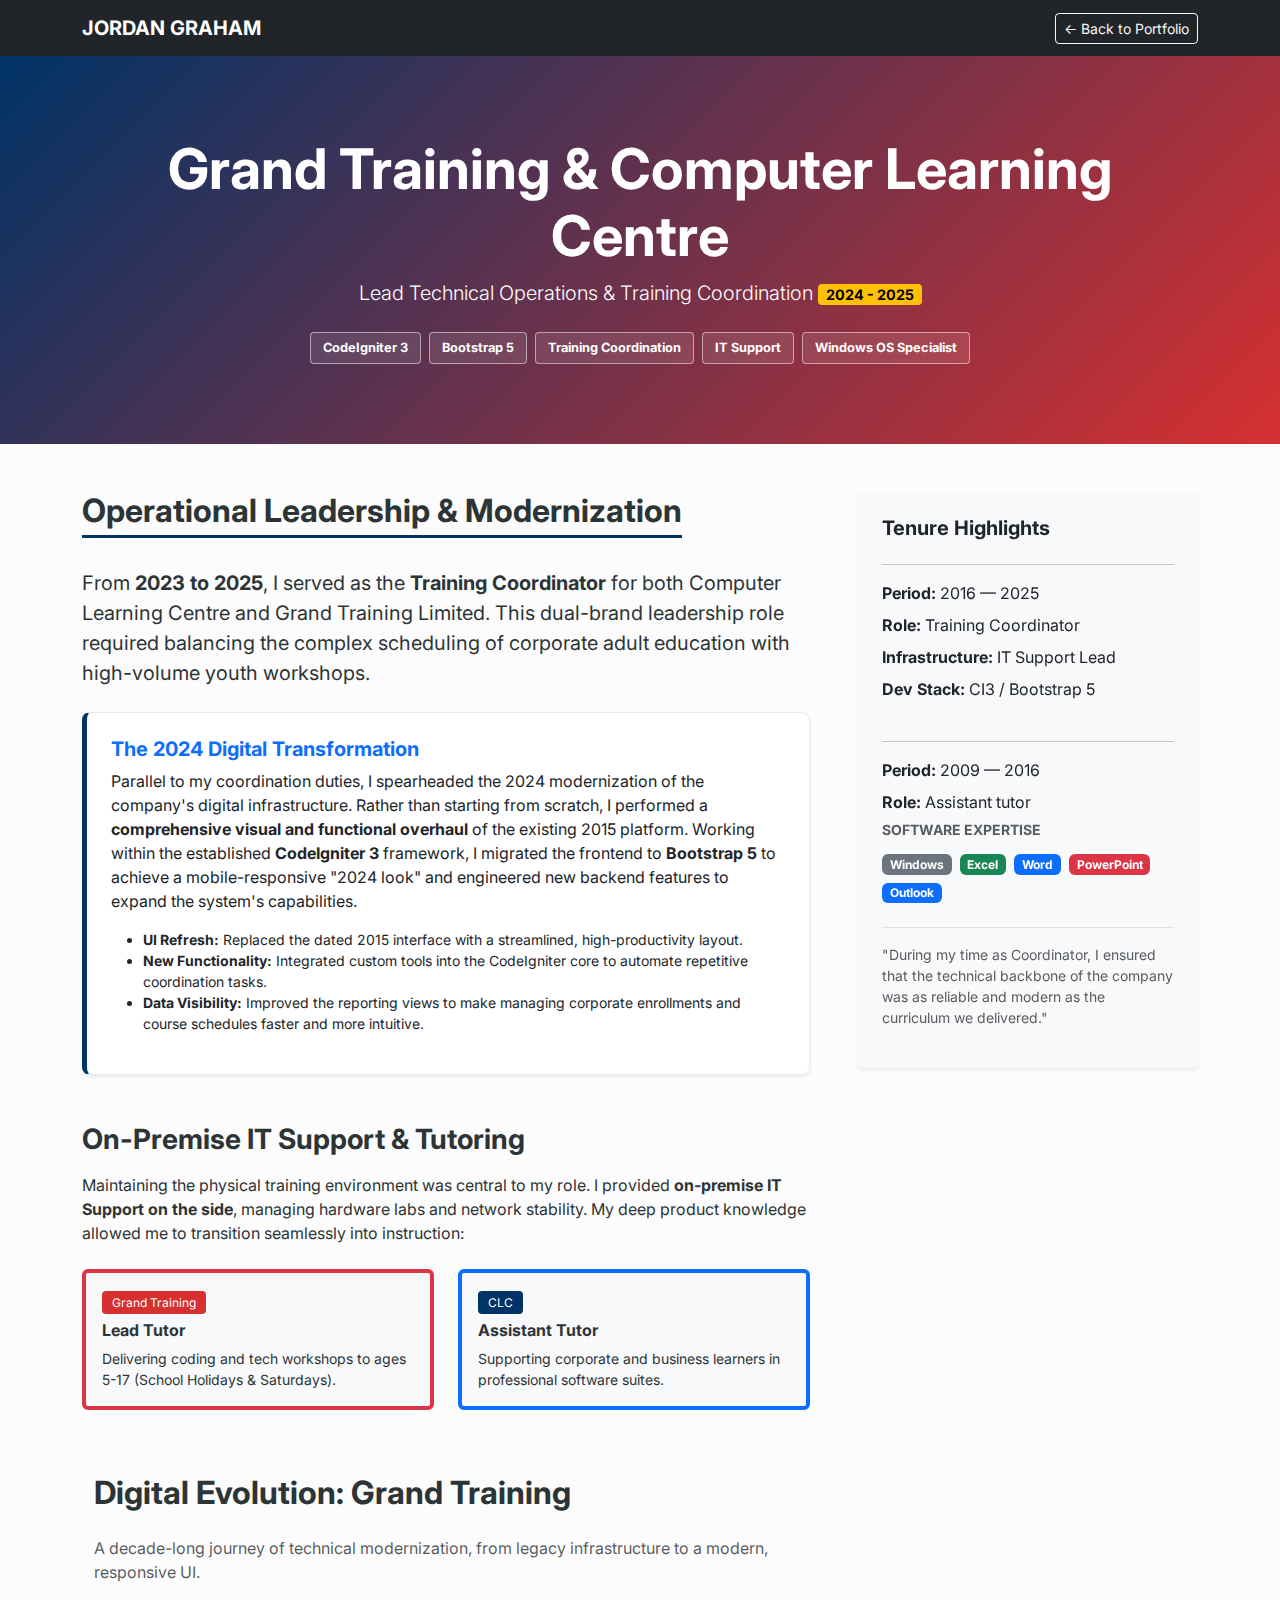
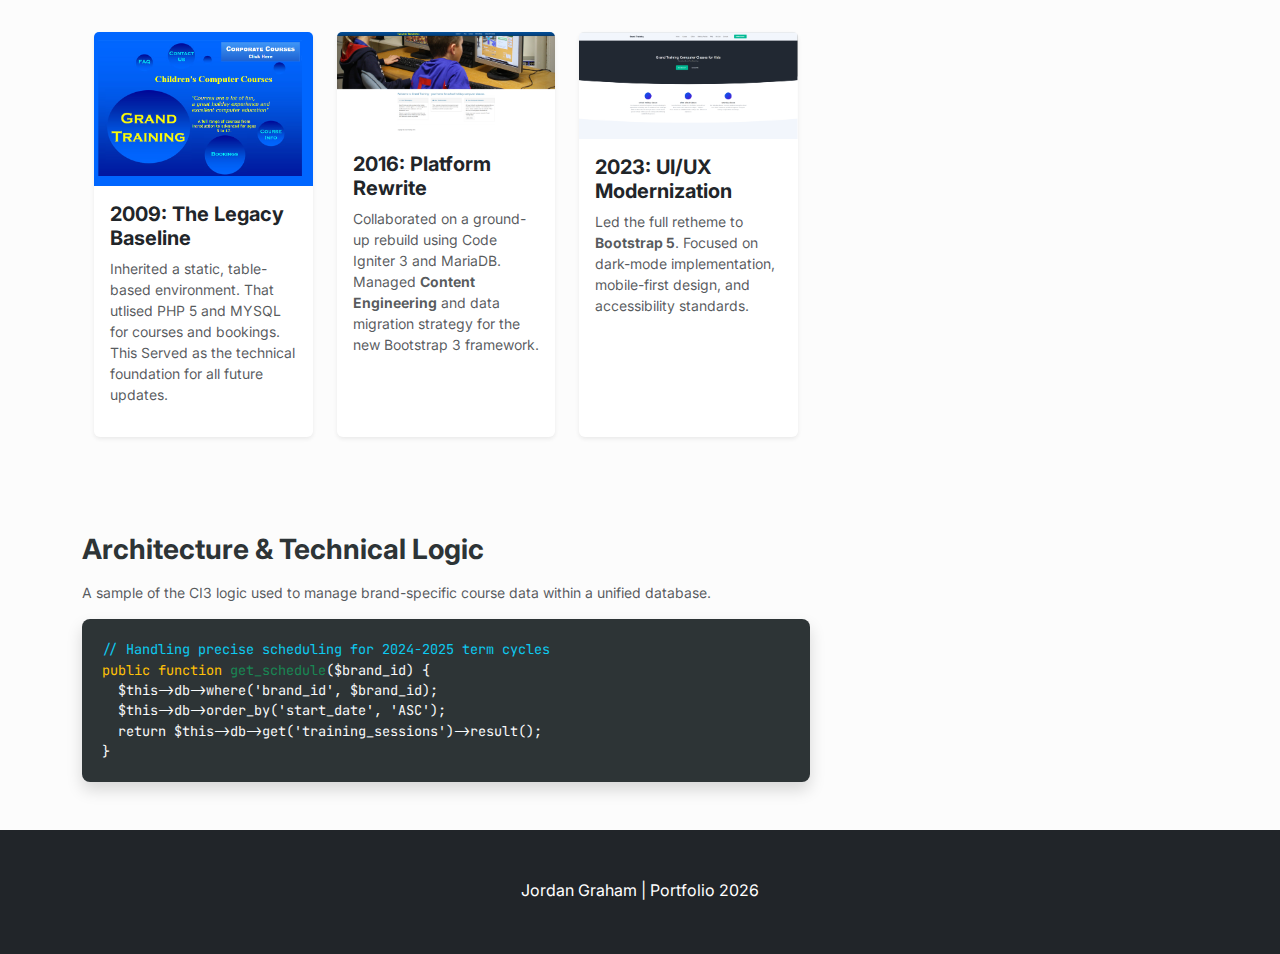
<file: clc-grand-training.html>
<!DOCTYPE html>
<html lang="en">
<head>
    <meta charset="UTF-8">
    <meta name="viewport" content="width=device-width, initial-scale=1.0">
    <title>Case Study: CLC & Grand Training | Jordan Graham</title>
    <link href="https://cdn.jsdelivr.net/npm/bootstrap@5.3.0/dist/css/bootstrap.min.css" rel="stylesheet">
    <link href="https://fonts.googleapis.com/css2?family=Inter:wght@400;700&family=JetBrains+Mono&display=swap" rel="stylesheet">
    <style>
        body { font-family: 'Inter', sans-serif; background-color: #fcfcfc; color: #2d3436; }
        .hero-banner { background: linear-gradient(135deg, #003366 0%, #d63031 100%); color: white; padding: 80px 0; }
        .tech-pill { border: 1px solid rgba(255,255,255,0.5); background: rgba(255,255,255,0.1); color: white; padding: 5px 12px; border-radius: 4px; font-size: 0.8rem; font-weight: bold; }
        .section-header { border-bottom: 3px solid #003366; display: inline-block; padding-bottom: 5px; margin-bottom: 30px; font-weight: 700; }
        .logic-card { background: #fff; border-radius: 8px; border: 1px solid #e9ecef; border-left: 5px solid #003366; transition: transform 0.2s; }
        .brand-badge-clc { background: #003366; color: white; padding: 4px 10px; border-radius: 4px; font-size: 0.75rem; }
        .brand-badge-gt { background: #d63031; color: white; padding: 4px 10px; border-radius: 4px; font-size: 0.75rem; }
        .code-snippet { background: #2d3436; color: #f8f9fa; padding: 20px; border-radius: 8px; font-family: 'JetBrains Mono'; font-size: 0.85rem; overflow-x: auto; }
        .year-badge { background: #ffc107; color: #000; font-weight: bold; padding: 2px 8px; border-radius: 4px; font-size: 0.9rem; }
    </style>
</head>
<body>

    <nav class="navbar navbar-expand-lg navbar-dark bg-dark sticky-top">
        <div class="container">
            <a class="navbar-brand fw-bold" href="index.html">JORDAN GRAHAM</a>
            <a href="index.html" class="btn btn-outline-light btn-sm">← Back to Portfolio</a>
        </div>
    </nav>

    <header class="hero-banner text-center">
        <div class="container">
            <h1 class="display-4 fw-bold">Grand Training & Computer Learning Centre</h1>
            <p class="lead mb-4">Lead Technical Operations & Training Coordination <span class="year-badge">2024 - 2025</span></p>
            <div class="d-flex justify-content-center gap-2 flex-wrap">
                <span class="tech-pill">CodeIgniter 3</span>
                <span class="tech-pill">Bootstrap 5</span>
                <span class="tech-pill">Training Coordination</span>
                <span class="tech-pill">IT Support</span>
                <span class="tech-pill">Windows OS Specialist</span>
            </div>
        </div>
    </header>

    <main class="container my-5">
        <div class="row g-5">
            <div class="col-lg-8">
                
                <h2 class="section-header">Operational Leadership & Modernization</h2>
                <p class="fs-5">
                    From <strong>2023 to 2025</strong>, I served as the <strong>Training Coordinator</strong> for both Computer Learning Centre and Grand Training Limited. This dual-brand leadership role required balancing the complex scheduling of corporate adult education with high-volume youth workshops.
                </p>

                <div class="card logic-card p-4 my-4 shadow-sm">
                    <h5 class="fw-bold text-primary">The 2024 Digital Transformation</h5>
                    <p>Parallel to my coordination duties, I spearheaded the 2024 modernization of the company's digital infrastructure. Rather than starting from scratch, I performed a <strong>comprehensive visual and functional overhaul</strong> of the existing 2015 platform. Working within the established <strong>CodeIgniter 3</strong> framework, I migrated the frontend to <strong>Bootstrap 5</strong> to achieve a mobile-responsive "2024 look" and engineered new backend features to expand the system's capabilities.</p>
                    <ul class="small">
                        <li><strong>UI Refresh:</strong> Replaced the dated 2015 interface with a streamlined, high-productivity layout.</li>
                        <li><strong>New Functionality:</strong> Integrated custom tools into the CodeIgniter core to automate repetitive coordination tasks.</li>
                        <li><strong>Data Visibility:</strong> Improved the reporting views to make managing corporate enrollments and course schedules faster and more intuitive.</li>
                    </ul>
                </div>

                <h3 class="fw-bold mt-5 mb-3">On-Premise IT Support & Tutoring</h3>
                <p>Maintaining the physical training environment was central to my role. I provided <strong>on-premise IT Support on the side</strong>, managing hardware labs and network stability. My deep product knowledge allowed me to transition seamlessly into instruction:</p>
                
                <div class="row mt-4">
                    <div class="col-md-6 mb-3">
                        <div class="p-3 border rounded bg-light border-start border-4 border-danger">
                            <span class="brand-badge-gt">Grand Training</span>
                            <h6 class="fw-bold mt-2">Lead Tutor</h6>
                            <p class="small mb-0">Delivering coding and tech workshops to ages 5-17 (School Holidays & Saturdays).</p>
                        </div>
                    </div>
                    <div class="col-md-6 mb-3">
                        <div class="p-3 border rounded bg-light border-start border-4 border-primary">
                            <span class="brand-badge-clc">CLC</span>
                            <h6 class="fw-bold mt-2">Assistant Tutor</h6>
                            <p class="small mb-0">Supporting corporate and business learners in professional software suites.</p>
                        </div>
                    </div>
                </div>
                <div class="container py-5">
    <h2 class="fw-bold mb-4">Digital Evolution: Grand Training</h2>
    <p class="text-muted mb-5">A decade-long journey of technical modernization, from legacy infrastructure to a modern, responsive UI.</p>

    <div class="row g-4">
        <div class="col-md-4">
            <div class="card h-100 border-0 shadow-sm">
                <img src="images/2009-legacy.png" class="card-img-top" alt="2012 Legacy Site">
                <div class="card-body">
                    <h5 class="fw-bold">2009: The Legacy Baseline</h5>
                    <p class="small text-muted">Inherited a static, table-based environment. That utlised PHP 5 and MYSQL for courses and bookings. This Served as the technical foundation for all future updates.</p>
                </div>
            </div>
        </div>
        <div class="col-md-4">
            <div class="card h-100 border-0 shadow-sm">
                <img src="images/2016-rewrite.png" class="card-img-top" alt="2016 Bootstrap 3 Rewrite">
                <div class="card-body">
                    <h5 class="fw-bold">2016: Platform Rewrite</h5>
                    <p class="small text-muted">Collaborated on a ground-up rebuild using Code Igniter 3 and MariaDB. Managed <strong>Content Engineering</strong> and data migration strategy for the new Bootstrap 3 framework.</p>
                </div>
            </div>
        </div>
        <div class="col-md-4">
            <div class="card h-100 border-0 shadow-sm">
                <img src="images/2023-retheme.png" class="card-img-top" alt="2023 Bootstrap 5 Retheme">
                <div class="card-body">
                    <h5 class="fw-bold">2023: UI/UX Modernization</h5>
                    <p class="small text-muted">Led the full retheme to <strong>Bootstrap 5</strong>. Focused on dark-mode implementation, mobile-first design, and accessibility standards.</p>
                </div>
            </div>
        </div>
    </div>
</div>
                <h3 class="fw-bold mt-5 mb-3">Architecture & Technical Logic</h3>
                <p class="small text-muted">A sample of the CI3 logic used to manage brand-specific course data within a unified database.</p>
                <div class="code-snippet shadow">
                    <span class="text-info">// Handling precise scheduling for 2024-2025 term cycles</span><br>
                    <span class="text-warning">public function</span> <span class="text-success">get_schedule</span>($brand_id) {<br>
                    &nbsp;&nbsp;$this->db->where('brand_id', $brand_id);<br>
                    &nbsp;&nbsp;$this->db->order_by('start_date', 'ASC');<br>
                    &nbsp;&nbsp;return $this->db->get('training_sessions')->result();<br>
                    }
                </div>
            </div>

            <div class="col-lg-4">
                <div class="card shadow-sm border-0 p-4 bg-light sticky-top" style="top: 100px;">
                    <h5 class="fw-bold">Tenure Highlights</h5>
                    <hr>
                    <p class="mb-2"><strong>Period:</strong> 2016 — 2025</p>
                    <p class="mb-2"><strong>Role:</strong> Training Coordinator </p>
                    <p class="mb-2"><strong>Infrastructure:</strong> IT Support Lead</p>
                    <p class="mb-4"><strong>Dev Stack:</strong> CI3 / Bootstrap 5</p>
                    <hr>
                    <p class="mb-2"><strong>Period:</strong> 2009 — 2016</p>
                    <p class="mb-2"><strong>Role:</strong> Assistant tutor </p>
                    
                    <h6 class="fw-bold small text-uppercase text-muted">Software Expertise</h6>
                    <div class="d-flex flex-wrap gap-2 mt-2 mb-4">
                        <span class="badge bg-secondary">Windows</span>
                        <span class="badge bg-success">Excel</span>
                        <span class="badge bg-primary">Word</span>
                        <span class="badge bg-danger">PowerPoint</span>
                        <span class="badge bg-primary">Outlook</span>
                    </div>

                    <p class="small italic text-muted border-top pt-3">
                        "During my time as Coordinator, I ensured that the technical backbone of the company was as reliable and modern as the curriculum we delivered."
                    </p>
                </div>
            </div>
        </div>
    </main>

    <footer class="py-5 bg-dark text-white text-center">
        <div class="container">
            <p class="mb-1">Jordan Graham | Portfolio 2026</p>
        </div>
    </footer>

</body>
</html>
</file>
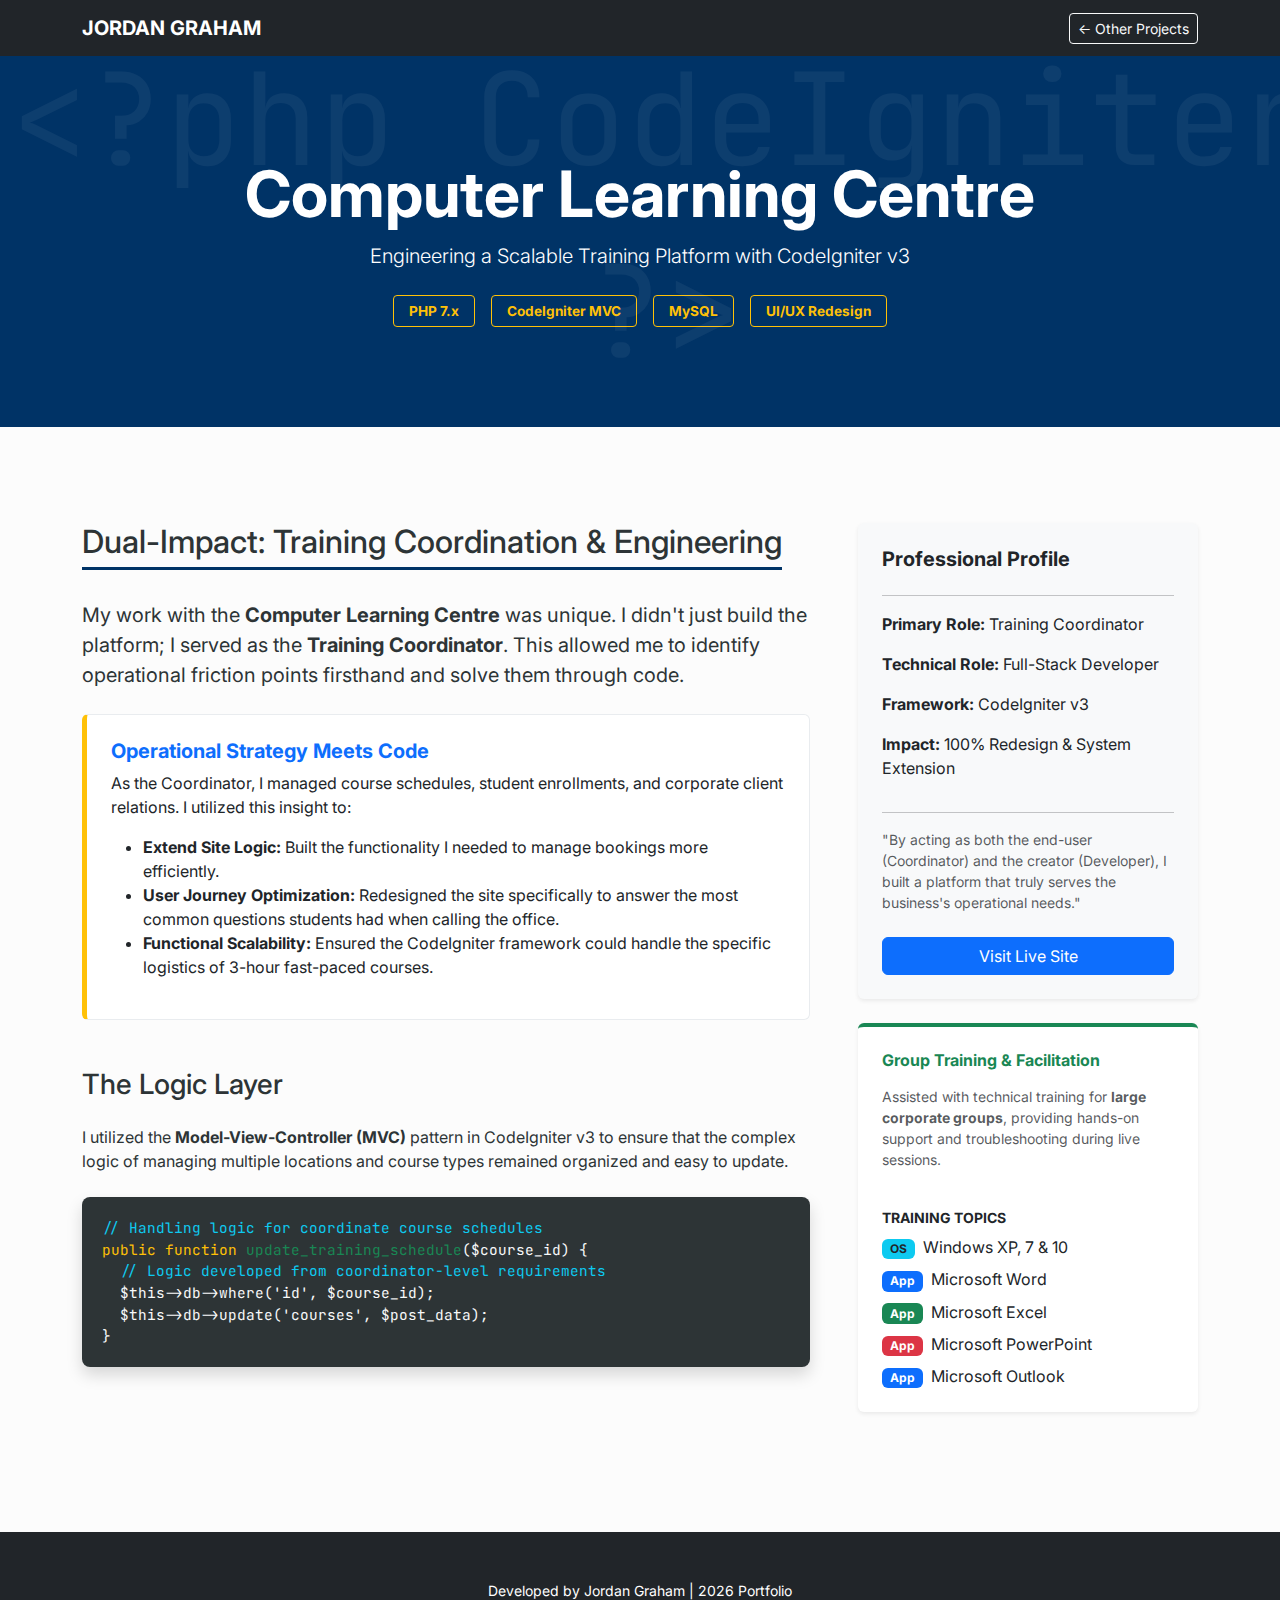
<file: clc.html>
<!DOCTYPE html>
<html lang="en">
<head>
    <meta charset="UTF-8">
    <meta name="viewport" content="width=device-width, initial-scale=1.0">
    <title>CLC Project Case Study | Jordan Graham</title>
    <link href="https://cdn.jsdelivr.net/npm/bootstrap@5.3.0/dist/css/bootstrap.min.css" rel="stylesheet">
    <link href="https://fonts.googleapis.com/css2?family=Inter:wght@400;700&family=JetBrains+Mono&display=swap" rel="stylesheet">
    <style>
        body { font-family: 'Inter', sans-serif; background-color: #fcfcfc; color: #2d3436; }
        .hero-banner { background: #003366; color: white; padding: 100px 0; position: relative; overflow: hidden; }
        .hero-banner::after { content: "<?php CodeIgniter ?>"; position: absolute; right: -50px; bottom: 20px; font-family: 'JetBrains Mono'; font-size: 8rem; opacity: 0.05; }
        .tech-pill { border: 1px solid #ffc107; color: #ffc107; padding: 5px 15px; border-radius: 4px; font-weight: bold; font-size: 0.85rem; }
        .section-header { border-bottom: 3px solid #003366; display: inline-block; padding-bottom: 5px; margin-bottom: 30px; }
        .logic-card { background: #fff; border: 1px solid #e9ecef; border-left: 5px solid #ffc107; transition: transform 0.2s; }
        .logic-card:hover { transform: scale(1.02); }
        .code-snippet { background: #2d3436; color: #f8f9fa; padding: 20px; border-radius: 8px; font-family: 'JetBrains Mono'; font-size: 0.9rem; }
    </style>
</head>
<body>

    <nav class="navbar navbar-expand-lg navbar-dark bg-dark">
        <div class="container">
            <a class="navbar-brand fw-bold" href="index.html">JORDAN GRAHAM</a>
            <div class="ms-auto"><a href="index.html" class="btn btn-outline-light btn-sm">← Other Projects</a></div>
        </div>
    </nav>

    <header class="hero-banner text-center">
        <div class="container">
            <h1 class="display-3 fw-bold">Computer Learning Centre</h1>
            <p class="lead mb-4">Engineering a Scalable Training Platform with CodeIgniter v3</p>
            <div class="d-flex justify-content-center gap-3">
                <span class="tech-pill">PHP 7.x</span>
                <span class="tech-pill">CodeIgniter MVC</span>
                <span class="tech-pill">MySQL</span>
                <span class="tech-pill">UI/UX Redesign</span>
            </div>
        </div>
    </header>

    <main class="container my-5 py-5">
    <div class="row g-5">
        <div class="col-lg-8">
            <h2 class="section-header">Dual-Impact: Training Coordination & Engineering</h2>
            <p class="fs-5">
                My work with the <strong>Computer Learning Centre</strong> was unique. I didn't just build the platform; I served as the <strong>Training Coordinator</strong>. This allowed me to identify operational friction points firsthand and solve them through code.
            </p>

            <div class="card logic-card p-4 my-4">
                <h5 class="fw-bold text-primary">Operational Strategy Meets Code</h5>
                <p>As the Coordinator, I managed course schedules, student enrollments, and corporate client relations. I utilized this insight to:</p>
                <ul>
                    <li><strong>Extend Site Logic:</strong> Built the functionality I needed to manage bookings more efficiently.</li>
                    <li><strong>User Journey Optimization:</strong> Redesigned the site specifically to answer the most common questions students had when calling the office.</li>
                    <li><strong>Functional Scalability:</strong> Ensured the CodeIgniter framework could handle the specific logistics of 3-hour fast-paced courses.</li>
                </ul>
            </div>

            <h3 class="mt-5 mb-4">The Logic Layer</h3>
            <p>I utilized the <strong>Model-View-Controller (MVC)</strong> pattern in CodeIgniter v3 to ensure that the complex logic of managing multiple locations and course types remained organized and easy to update.</p>
            
            <div class="code-snippet shadow mt-4">
                <span class="text-info">// Handling logic for coordinate course schedules</span><br>
                <span class="text-warning">public function</span> <span class="text-success">update_training_schedule</span>($course_id) {<br>
                &nbsp;&nbsp;<span class="text-info">// Logic developed from coordinator-level requirements</span><br>
                &nbsp;&nbsp;$this->db->where('id', $course_id);<br>
                &nbsp;&nbsp;$this->db->update('courses', $post_data);<br>
                }
            </div>
        </div>

        <div class="col-lg-4">
            <div class="card shadow-sm border-0 p-4 bg-light mb-4">
                <h5 class="fw-bold">Professional Profile</h5>
                <hr>
                <p><strong>Primary Role:</strong> Training Coordinator</p>
                <p><strong>Technical Role:</strong> Full-Stack Developer</p>
                <p><strong>Framework:</strong> CodeIgniter v3</p>
                <p><strong>Impact:</strong> 100% Redesign & System Extension</p>
                <hr>
                <p class="small italic text-muted">"By acting as both the end-user (Coordinator) and the creator (Developer), I built a platform that truly serves the business's operational needs."</p>
                <a href="https://computerlearningcentre.co.nz" class="btn btn-primary w-100 mt-2">Visit Live Site</a>
            </div>

            <div class="card shadow-sm border-0 p-4 bg-white border-top border-4 border-success mb-4">
                <h6 class="fw-bold text-success mb-3">Group Training & Facilitation</h6>
                <p class="small text-muted">Assisted with technical training for <strong>large corporate groups</strong>, providing hands-on support and troubleshooting during live sessions.</p>
                
                <h6 class="fw-bold mt-4 mb-2 small text-uppercase">Training Topics</h6>
                <ul class="list-unstyled mb-0">
                    <li class="mb-2"><span class="badge bg-info text-dark me-1">OS</span> Windows XP, 7 & 10</li>
                    <li class="mb-2"><span class="badge bg-primary me-1">App</span> Microsoft Word</li>
                    <li class="mb-2"><span class="badge bg-success me-1">App</span> Microsoft Excel</li>
                    <li class="mb-2"><span class="badge bg-danger me-1">App</span> Microsoft PowerPoint</li>
                    <li class="mb-0"><span class="badge bg-primary me-1">App</span> Microsoft Outlook</li>
                </ul>
            </div>
        </div>
    </div>
</main>

    <footer class="py-5 bg-dark text-white text-center">
        <p class="small mb-0">Developed by Jordan Graham | 2026 Portfolio</p>
    </footer>

</body>
</html>
</file>
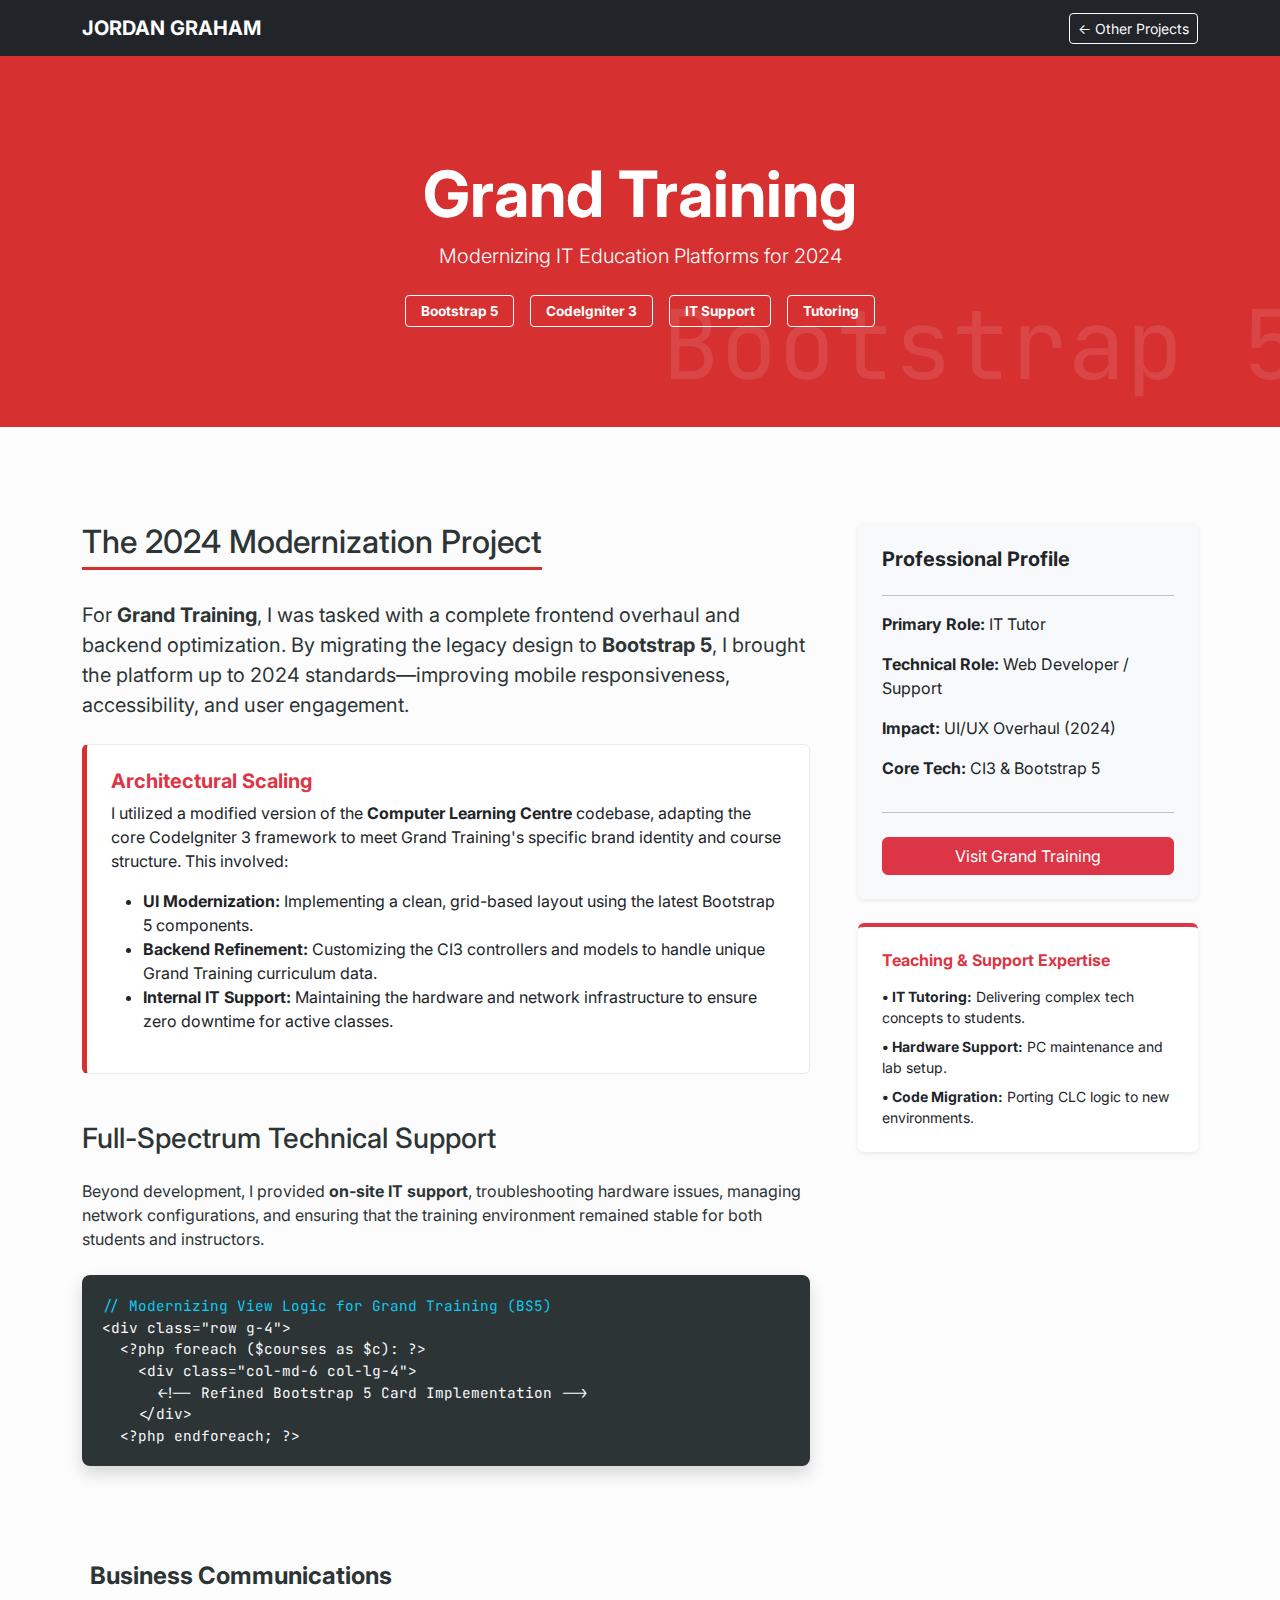
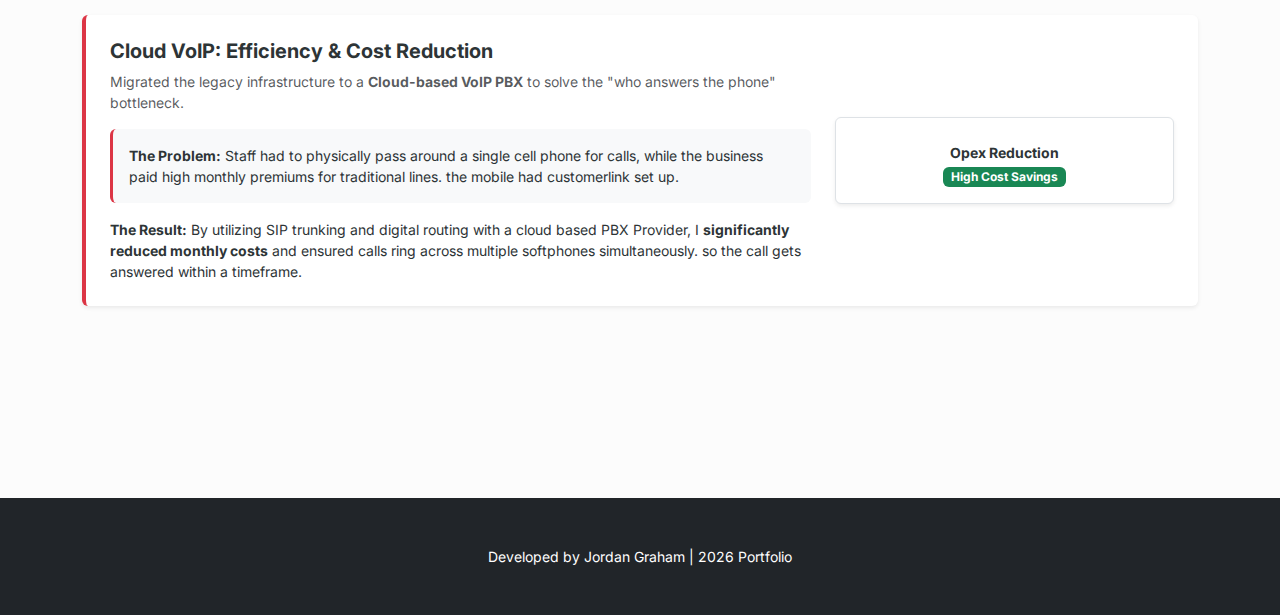
<file: grand-training.html>
<!DOCTYPE html>
<html lang="en">
<head>
    <meta charset="UTF-8">
    <meta name="viewport" content="width=device-width, initial-scale=1.0">
    <title>Grand Training Case Study | Jordan Graham</title>
    <link href="https://cdn.jsdelivr.net/npm/bootstrap@5.3.0/dist/css/bootstrap.min.css" rel="stylesheet">
    <link href="https://fonts.googleapis.com/css2?family=Inter:wght@400;700&family=JetBrains+Mono&display=swap" rel="stylesheet">
    <style>
        body { font-family: 'Inter', sans-serif; background-color: #fcfcfc; color: #2d3436; }
        .hero-banner { background: #d63031; color: white; padding: 100px 0; position: relative; overflow: hidden; }
        .hero-banner::after { content: "Bootstrap 5"; position: absolute; right: -20px; bottom: 10px; font-family: 'JetBrains Mono'; font-size: 6rem; opacity: 0.1; }
        .tech-pill { border: 1px solid #ffffff; color: #ffffff; padding: 5px 15px; border-radius: 4px; font-weight: bold; font-size: 0.85rem; }
        .section-header { border-bottom: 3px solid #d63031; display: inline-block; padding-bottom: 5px; margin-bottom: 30px; }
        .logic-card { background: #fff; border: 1px solid #e9ecef; border-left: 5px solid #d63031; transition: transform 0.2s; }
        .logic-card:hover { transform: scale(1.01); }
        .code-snippet { background: #2d3436; color: #f8f9fa; padding: 20px; border-radius: 8px; font-family: 'JetBrains Mono'; font-size: 0.9rem; }
    </style>
</head>
<body>

    <nav class="navbar navbar-expand-lg navbar-dark bg-dark">
        <div class="container">
            <a class="navbar-brand fw-bold" href="index.html">JORDAN GRAHAM</a>
            <div class="ms-auto"><a href="index.html" class="btn btn-outline-light btn-sm">← Other Projects</a></div>
        </div>
    </nav>

    <header class="hero-banner text-center">
        <div class="container">
            <h1 class="display-3 fw-bold">Grand Training</h1>
            <p class="lead mb-4">Modernizing IT Education Platforms for 2024</p>
            <div class="d-flex justify-content-center gap-3">
                <span class="tech-pill">Bootstrap 5</span>
                <span class="tech-pill">CodeIgniter 3</span>
                <span class="tech-pill">IT Support</span>
                <span class="tech-pill">Tutoring</span>
            </div>
        </div>
    </header>

    <main class="container my-5 py-5">
        <div class="row g-5">
            <div class="col-lg-8">
                <h2 class="section-header">The 2024 Modernization Project</h2>
                <p class="fs-5">
                    For <strong>Grand Training</strong>, I was tasked with a complete frontend overhaul and backend optimization. By migrating the legacy design to <strong>Bootstrap 5</strong>, I brought the platform up to 2024 standards—improving mobile responsiveness, accessibility, and user engagement.
                </p>

                <div class="card logic-card p-4 my-4">
                    <h5 class="fw-bold text-danger">Architectural Scaling</h5>
                    <p>I utilized a modified version of the <strong>Computer Learning Centre</strong> codebase, adapting the core CodeIgniter 3 framework to meet Grand Training's specific brand identity and course structure. This involved:</p>
                    <ul>
                        <li><strong>UI Modernization:</strong> Implementing a clean, grid-based layout using the latest Bootstrap 5 components.</li>
                        <li><strong>Backend Refinement:</strong> Customizing the CI3 controllers and models to handle unique Grand Training curriculum data.</li>
                        <li><strong>Internal IT Support:</strong> Maintaining the hardware and network infrastructure to ensure zero downtime for active classes.</li>
                    </ul>
                </div>

                <h3 class="mt-5 mb-4">Full-Spectrum Technical Support</h3>
                <p>Beyond development, I provided <strong>on-site IT support</strong>, troubleshooting hardware issues, managing network configurations, and ensuring that the training environment remained stable for both students and instructors.</p>
                
                <div class="code-snippet shadow mt-4 mb-4">
                    <span class="text-info">// Modernizing View Logic for Grand Training (BS5)</span><br>
                    &lt;div class="row g-4"&gt;<br>
                    &nbsp;&nbsp;&lt;?php foreach ($courses as $c): ?&gt;<br>
                    &nbsp;&nbsp;&nbsp;&nbsp;&lt;div class="col-md-6 col-lg-4"&gt;<br>
                    &nbsp;&nbsp;&nbsp;&nbsp;&nbsp;&nbsp;&lt;!-- Refined Bootstrap 5 Card Implementation --&gt;<br>
                    &nbsp;&nbsp;&nbsp;&nbsp;&lt;/div&gt;<br>
                    &nbsp;&nbsp;&lt;?php endforeach; ?&gt;
                </div>
            </div>

            <div class="col-lg-4">
                <div class="card shadow-sm border-0 p-4 bg-light mb-4">
                    <h5 class="fw-bold">Professional Profile</h5>
                    <hr>
                    <p><strong>Primary Role:</strong> IT Tutor</p>
                    <p><strong>Technical Role:</strong> Web Developer / Support</p>
                    <p><strong>Impact:</strong> UI/UX Overhaul (2024)</p>
                    <p><strong>Core Tech:</strong> CI3 & Bootstrap 5</p>
                    <hr>
                    <a href="#" class="btn btn-danger w-100 mt-2">Visit Grand Training</a>
                </div>

                <div class="card shadow-sm border-0 p-4 bg-white border-top border-4 border-danger">
                    <h6 class="fw-bold text-danger mb-3">Teaching & Support Expertise</h6>
                    <ul class="list-unstyled mb-0 small">
                        <li class="mb-2"><strong>• IT Tutoring:</strong> Delivering complex tech concepts to students.</li>
                        <li class="mb-2"><strong>• Hardware Support:</strong> PC maintenance and lab setup.</li>
                        <li class="mb-0"><strong>• Code Migration:</strong> Porting CLC logic to new environments.</li>
                    </ul>
                </div>
            </div>
        </div>
        <div class="row g-4 mb-5">
        <div class="col-12">
        
    <div class="voip-section mt-5 pt-4">
        <h4 class="fw-bold mb-4">
            <i class="bi bi-telephone-plus me-2 text-danger"></i>Business Communications
        </h4>
        <div class="feature-content p-4 border-start border-4 border-danger shadow-sm mb-5 bg-white rounded">
            <div class="row align-items-center">
                <div class="col-md-8">
                    <h5 class="fw-bold">Cloud VoIP: Efficiency & Cost Reduction</h5>
                    <p class="small text-muted">Migrated the legacy infrastructure to a <strong>Cloud-based VoIP PBX</strong> to solve the "who answers the phone" bottleneck.</p>
                
                    <div class="bg-light p-3 rounded mb-3 border-start border-3 border-danger">
                        <p class="small mb-0">
                            <strong>The Problem:</strong> Staff had to physically pass around a single cell phone for calls, while the business paid high monthly premiums for traditional lines. the mobile had customerlink set up.
                        </p>
                    </div>

                    <p class="small mb-0">
                        <strong>The Result:</strong> By utilizing SIP trunking and digital routing with a cloud based PBX Provider, I <strong>significantly reduced monthly costs</strong> and ensured calls ring across multiple softphones simultaneously. so the call gets answered within a timeframe.
                    </p>
                </div>
            
                <div class="col-md-4 text-center d-none d-md-block">
                    <div class="p-3 bg-white rounded border shadow-sm">
                        <i class="bi bi-piggy-bank text-success display-6"></i>
                        <p class="small fw-bold mt-2 mb-0">Opex Reduction</p>
                        <span class="badge bg-success small">High Cost Savings</span>
                    </div>
                </div>
            </div>
        </div>
    </div>
</div>
    </main>

    <footer class="py-5 bg-dark text-white text-center">
        <p class="small mb-0">Developed by Jordan Graham | 2026 Portfolio</p>
    </footer>

</body>
</html>
</file>
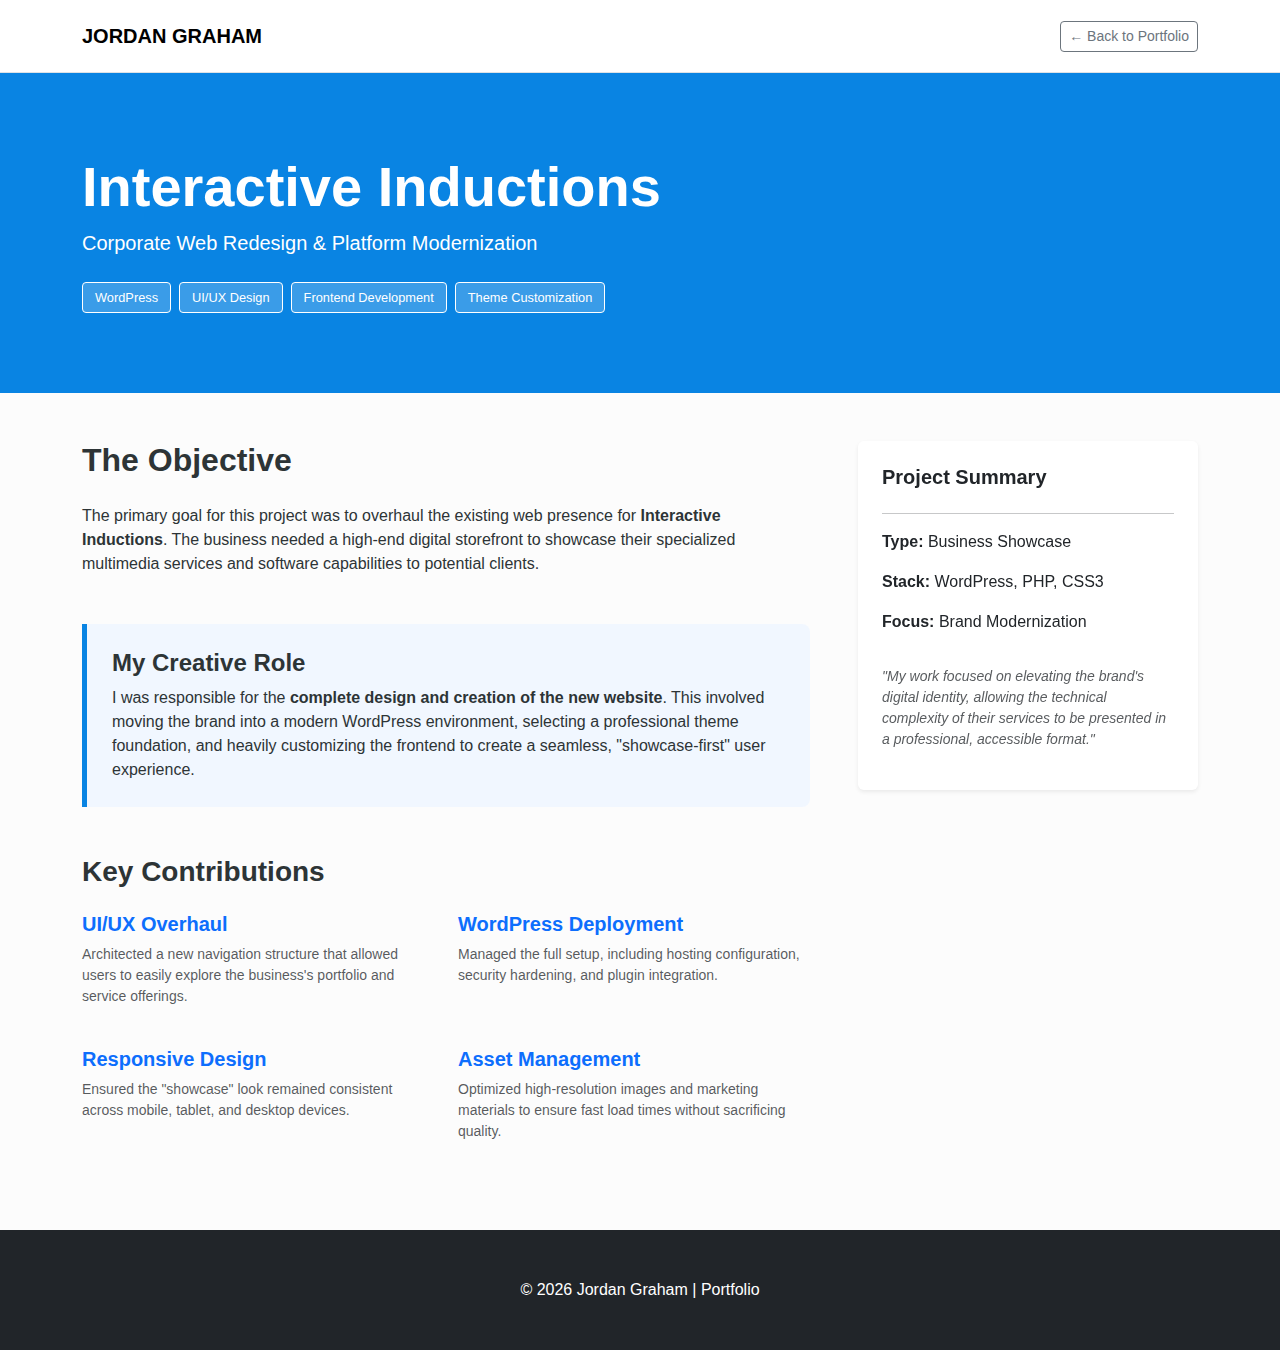
<file: interactive-inductions.html>
<!DOCTYPE html>
<html lang="en">
<head>
    <meta charset="UTF-8">
    <meta name="viewport" content="width=device-width, initial-scale=1.0">
    <title>Web Redesign | Jordan Graham</title>
    <link href="https://cdn.jsdelivr.net/npm/bootstrap@5.3.0/dist/css/bootstrap.min.css" rel="stylesheet">
    <style>
        body { font-family: 'Inter', sans-serif; background-color: #fcfcfc; color: #2d3436; }
        .case-study-header { background: #0984e3; color: white; padding: 80px 0; }
        .badge-ui { background: rgba(255,255,255,0.2); border: 1px solid white; padding: 5px 12px; border-radius: 4px; font-size: 0.8rem; }
        .img-comparison { border: 1px solid #ddd; border-radius: 8px; box-shadow: 0 10px 30px rgba(0,0,0,0.05); }
        .role-box { border-left: 5px solid #0984e3; background: #f1f7ff; padding: 25px; border-radius: 0 8px 8px 0; }
    </style>
</head>
<body>

    <nav class="navbar navbar-expand-lg navbar-light bg-white border-bottom py-3">
        <div class="container">
            <a class="navbar-brand fw-bold" href="index.html">JORDAN GRAHAM</a>
            <a href="index.html" class="btn btn-outline-secondary btn-sm">← Back to Portfolio</a>
        </div>
    </nav>

    <header class="case-study-header">
        <div class="container">
            <h1 class="display-4 fw-bold">Interactive Inductions</h1>
            <p class="lead">Corporate Web Redesign & Platform Modernization</p>
            <div class="d-flex gap-2 mt-4">
                <span class="badge-ui">WordPress</span>
                <span class="badge-ui">UI/UX Design</span>
                <span class="badge-ui">Frontend Development</span>
                <span class="badge-ui">Theme Customization</span>
            </div>
        </div>
    </header>

    <main class="container my-5">
        <div class="row g-5">
            <div class="col-lg-8">
                <h2 class="fw-bold mb-4">The Objective</h2>
                <p>
                    The primary goal for this project was to overhaul the existing web presence for <strong>Interactive Inductions</strong>. The business needed a high-end digital storefront to showcase their specialized multimedia services and software capabilities to potential clients.
                </p>

                <div class="role-box my-5">
                    <h4 class="fw-bold">My Creative Role</h4>
                    <p class="mb-0">
                        I was responsible for the <strong>complete design and creation of the new website</strong>. This involved moving the brand into a modern WordPress environment, selecting a professional theme foundation, and heavily customizing the frontend to create a seamless, "showcase-first" user experience.
                    </p>
                </div>

                <h3 class="fw-bold mt-5 mb-4">Key Contributions</h3>
                <div class="row">
                    <div class="col-md-6 mb-4">
                        <h5 class="fw-bold text-primary">UI/UX Overhaul</h5>
                        <p class="small text-muted">Architected a new navigation structure that allowed users to easily explore the business's portfolio and service offerings.</p>
                    </div>
                    <div class="col-md-6 mb-4">
                        <h5 class="fw-bold text-primary">WordPress Deployment</h5>
                        <p class="small text-muted">Managed the full setup, including hosting configuration, security hardening, and plugin integration.</p>
                    </div>
                    <div class="col-md-6 mb-4">
                        <h5 class="fw-bold text-primary">Responsive Design</h5>
                        <p class="small text-muted">Ensured the "showcase" look remained consistent across mobile, tablet, and desktop devices.</p>
                    </div>
                    <div class="col-md-6 mb-4">
                        <h5 class="fw-bold text-primary">Asset Management</h5>
                        <p class="small text-muted">Optimized high-resolution images and marketing materials to ensure fast load times without sacrificing quality.</p>
                    </div>
                </div>
            </div>

            <div class="col-lg-4">
                <div class="card border-0 shadow-sm p-4 sticky-top" style="top: 100px;">
                    <h5 class="fw-bold">Project Summary</h5>
                    <hr>
                    <p><strong>Type:</strong> Business Showcase</p>
                    <p><strong>Stack:</strong> WordPress, PHP, CSS3</p>
                    <p><strong>Focus:</strong> Brand Modernization</p>
                    <p class="text-muted small mt-3">
                        <em>"My work focused on elevating the brand's digital identity, allowing the technical complexity of their services to be presented in a professional, accessible format."</em>
                    </p>
                </div>
            </div>
        </div>
    </main>

    <footer class="py-5 bg-dark text-white text-center mt-5">
        <div class="container">
            <p class="mb-0">&copy; 2026 Jordan Graham | Portfolio</p>
        </div>
    </footer>

</body>
</html>
</file>
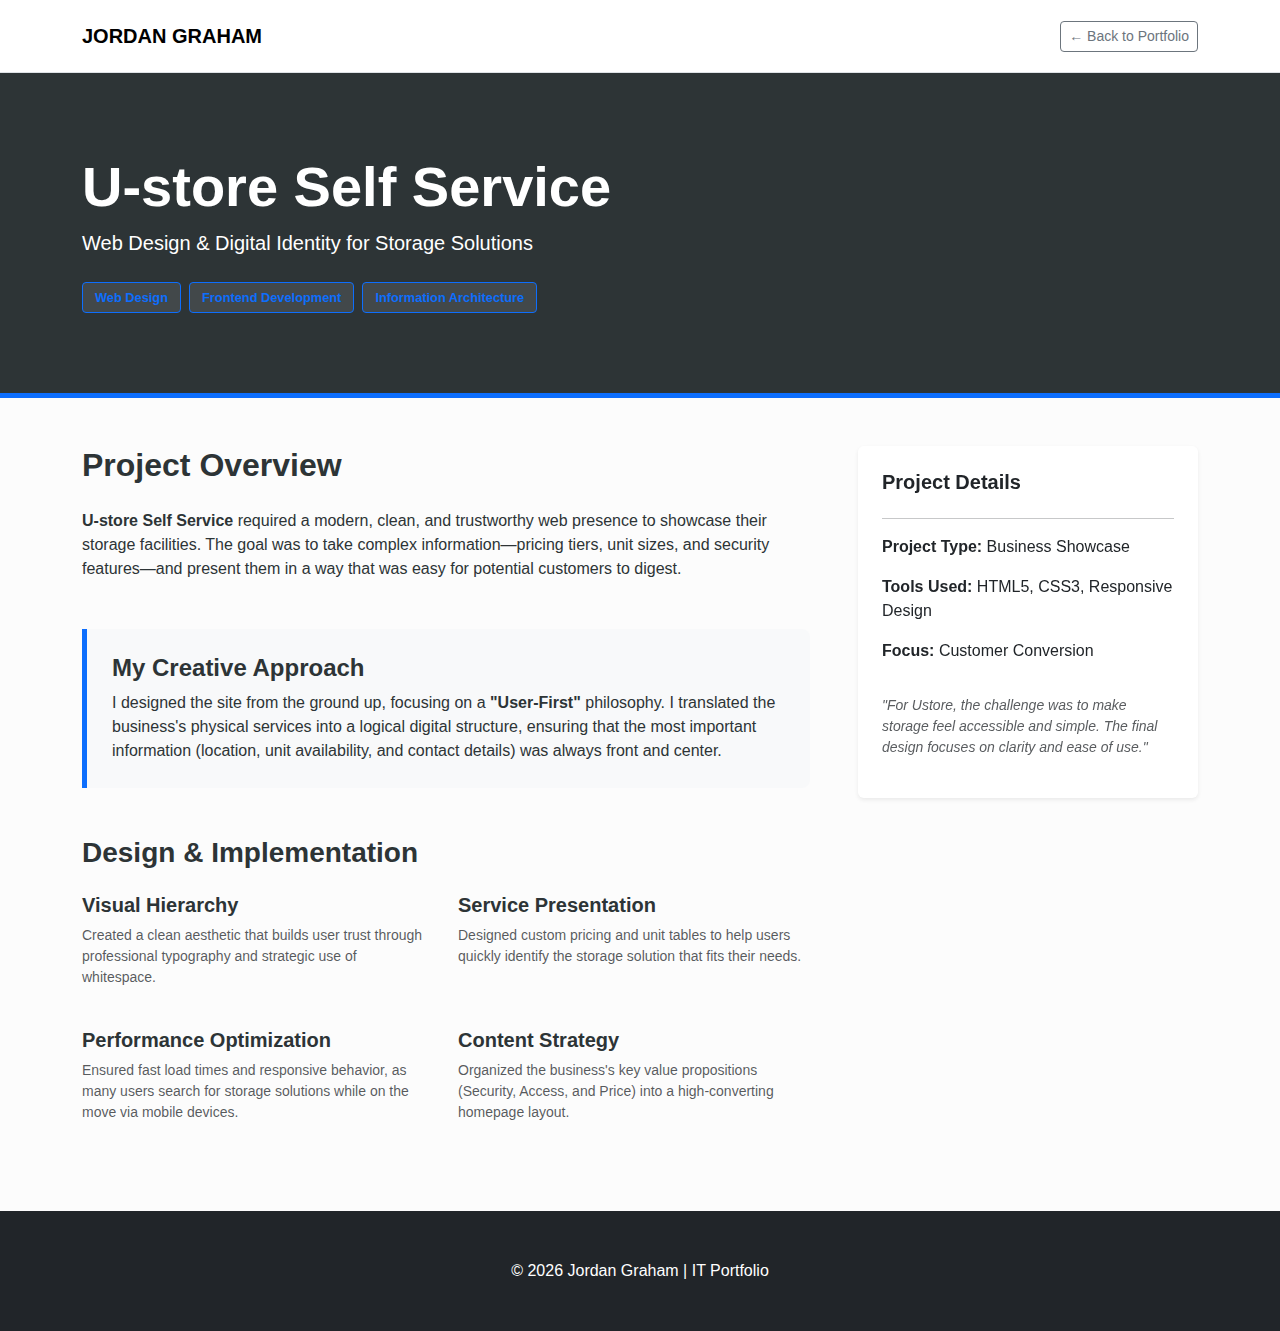
<file: ustore.html>
<!DOCTYPE html>
<html lang="en">
<head>
    <meta charset="UTF-8">
    <meta name="viewport" content="width=device-width, initial-scale=1.0">
    <title>Ustore Web Design | Jordan Graham</title>
    <link href="https://cdn.jsdelivr.net/npm/bootstrap@5.3.0/dist/css/bootstrap.min.css" rel="stylesheet">
    <style>
        body { font-family: 'Inter', sans-serif; background-color: #fcfcfc; color: #2d3436; }
        .case-study-header { background: #2d3436; color: white; padding: 80px 0; border-bottom: 5px solid #0d6efd; }
        .badge-ui { background: rgba(255,255,255,0.1); border: 1px solid #0d6efd; color: #0d6efd; padding: 5px 12px; border-radius: 4px; font-size: 0.8rem; font-weight: bold; }
        .role-box { border-left: 5px solid #0d6efd; background: #f8f9fa; padding: 25px; border-radius: 0 8px 8px 0; }
        .feature-icon { color: #0d6efd; font-size: 1.5rem; margin-bottom: 10px; }
    </style>
</head>
<body>

    <nav class="navbar navbar-expand-lg navbar-light bg-white border-bottom py-3">
        <div class="container">
            <a class="navbar-brand fw-bold" href="index.html">JORDAN GRAHAM</a>
            <a href="index.html" class="btn btn-outline-secondary btn-sm">← Back to Portfolio</a>
        </div>
    </nav>

    <header class="case-study-header">
        <div class="container">
            <h1 class="display-4 fw-bold">U-store Self Service</h1>
            <p class="lead">Web Design & Digital Identity for Storage Solutions</p>
            <div class="d-flex gap-2 mt-4">
                <span class="badge-ui">Web Design</span>
                <span class="badge-ui">Frontend Development</span>
                <span class="badge-ui">Information Architecture</span>
            </div>
        </div>
    </header>

    <main class="container my-5">
        <div class="row g-5">
            <div class="col-lg-8">
                <h2 class="fw-bold mb-4">Project Overview</h2>
                <p>
                    <strong>U-store Self Service</strong> required a modern, clean, and trustworthy web presence to showcase their storage facilities. The goal was to take complex information—pricing tiers, unit sizes, and security features—and present them in a way that was easy for potential customers to digest.
                </p>

                <div class="role-box my-5">
                    <h4 class="fw-bold">My Creative Approach</h4>
                    <p class="mb-0">
                        I designed the site from the ground up, focusing on a <strong>"User-First"</strong> philosophy. I translated the business's physical services into a logical digital structure, ensuring that the most important information (location, unit availability, and contact details) was always front and center.
                    </p>
                </div>

                <h3 class="fw-bold mt-5 mb-4">Design & Implementation</h3>
                <div class="row">
                    <div class="col-md-6 mb-4">
                        <h5 class="fw-bold">Visual Hierarchy</h5>
                        <p class="small text-muted">Created a clean aesthetic that builds user trust through professional typography and strategic use of whitespace.</p>
                    </div>
                    <div class="col-md-6 mb-4">
                        <h5 class="fw-bold">Service Presentation</h5>
                        <p class="small text-muted">Designed custom pricing and unit tables to help users quickly identify the storage solution that fits their needs.</p>
                    </div>
                    <div class="col-md-6 mb-4">
                        <h5 class="fw-bold">Performance Optimization</h5>
                        <p class="small text-muted">Ensured fast load times and responsive behavior, as many users search for storage solutions while on the move via mobile devices.</p>
                    </div>
                    <div class="col-md-6 mb-4">
                        <h5 class="fw-bold">Content Strategy</h5>
                        <p class="small text-muted">Organized the business's key value propositions (Security, Access, and Price) into a high-converting homepage layout.</p>
                    </div>
                </div>
            </div>

            <div class="col-lg-4">
                <div class="card border-0 shadow-sm p-4 sticky-top" style="top: 100px;">
                    <h5 class="fw-bold">Project Details</h5>
                    <hr>
                    <p><strong>Project Type:</strong> Business Showcase</p>
                    <p><strong>Tools Used:</strong> HTML5, CSS3, Responsive Design</p>
                    <p><strong>Focus:</strong> Customer Conversion</p>
                    <p class="text-muted small mt-3">
                        <em>"For Ustore, the challenge was to make storage feel accessible and simple. The final design focuses on clarity and ease of use."</em>
                    </p>
                </div>
            </div>
        </div>
    </main>

    <footer class="py-5 bg-dark text-white text-center mt-5">
        <div class="container">
            <p class="mb-0">&copy; 2026 Jordan Graham | IT Portfolio</p>
        </div>
    </footer>

</body>
</html>
</file>
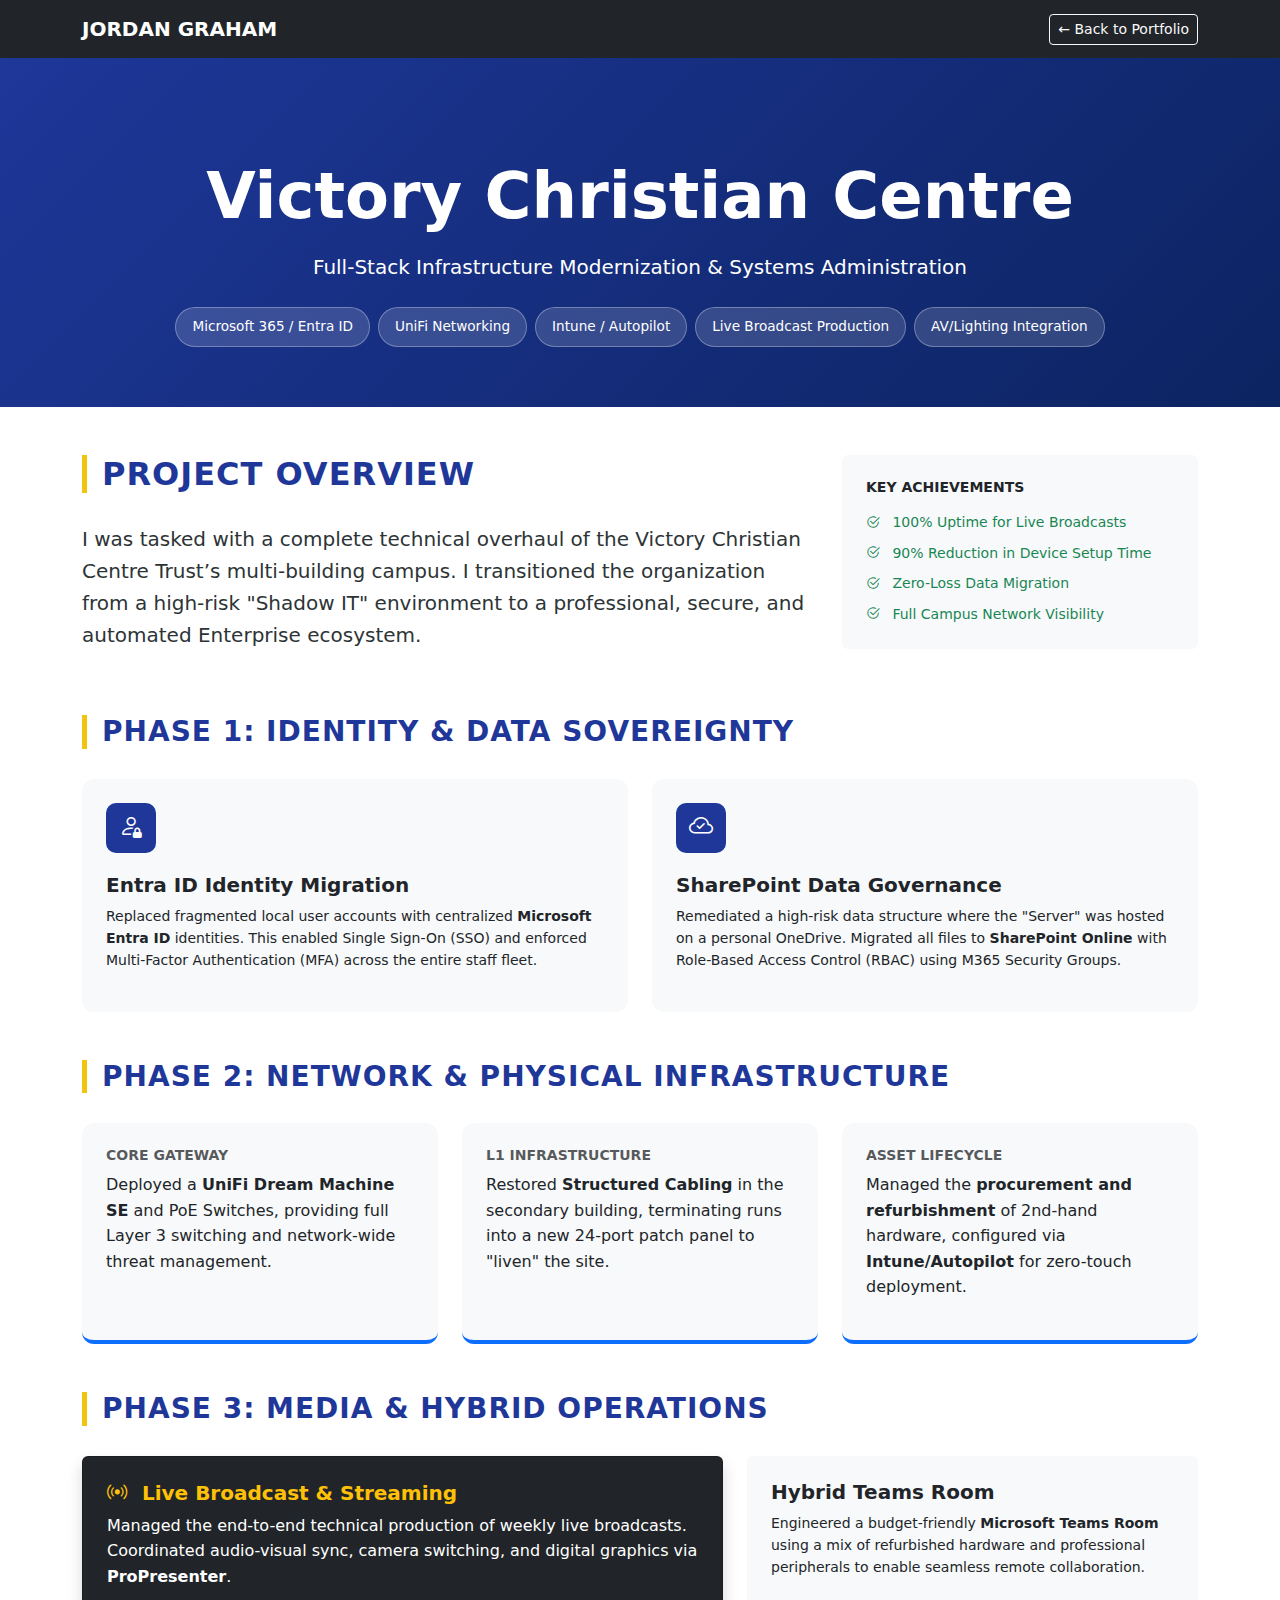
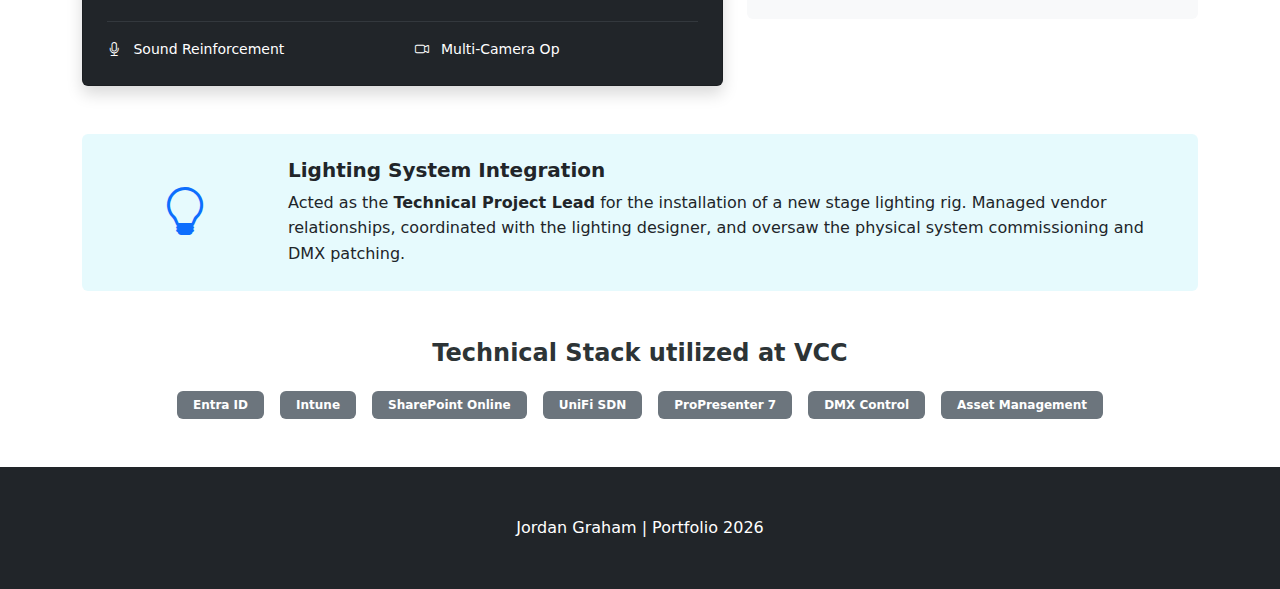
<file: vcc-it-support-2.html>
<!DOCTYPE html>
<html lang="en">
<head>
    <meta charset="UTF-8">
    <meta name="viewport" content="width=device-width, initial-scale=1.0">
    <title>Case Study: VCC Infrastructure Modernization | Jordan Graham</title>
    <link href="https://cdn.jsdelivr.net/npm/bootstrap@5.3.0/dist/css/bootstrap.min.css" rel="stylesheet">

    <link rel="stylesheet" href="https://cdn.jsdelivr.net/npm/bootstrap-icons@1.11.1/font/bootstrap-icons.css">
    <style>
        :root { --vcc-blue: #1e3799; --vcc-gold: #f1c40f; --accent-light: #f8f9fa; }
        body { font-family: 'Inter', system-ui, -apple-system, sans-serif; background-color: #ffffff; color: #2d3436; line-height: 1.6; }
        .hero { background: linear-gradient(135deg, var(--vcc-blue) 0%, #0c2461 100%); color: white; padding: 100px 0 60px 0; }
        .badge-tech { background: rgba(255,255,255,0.15); border: 1px solid rgba(255,255,255,0.3); color: white; padding: 0.5rem 1rem; border-radius: 50px; font-weight: 500; font-size: 0.85rem; }
        .section-title { font-weight: 800; text-transform: uppercase; letter-spacing: 1px; color: var(--vcc-blue); border-left: 5px solid var(--vcc-gold); padding-left: 15px; margin-bottom: 30px; }
        .logic-card { border: none; border-radius: 12px; background: var(--accent-light); transition: all 0.3s ease; height: 100%; }
        .logic-card:hover { transform: translateY(-5px); box-shadow: 0 10px 20px rgba(0,0,0,0.05); }
        .icon-box { width: 50px; height: 50px; background: var(--vcc-blue); color: white; border-radius: 10px; display: flex; align-items: center; justify-content: center; margin-bottom: 20px; font-size: 1.5rem; }
        .timeline-box { border-left: 2px solid #dee2e6; padding-left: 20px; position: relative; }
        .timeline-item { margin-bottom: 30px; position: relative; }
        .timeline-item::before { content: ''; position: absolute; left: -26px; top: 5px; width: 10px; height: 10px; border-radius: 50%; background: var(--vcc-gold); border: 2px solid white; }
    </style>
</head>
<body>

<nav class="navbar navbar-expand-lg navbar-dark bg-dark sticky-top">
    <div class="container">
        <a class="navbar-brand fw-bold" href="index.html">JORDAN GRAHAM</a>
        <a href="index.html" class="btn btn-outline-light btn-sm">← Back to Portfolio</a>
    </div>
</nav>

<header class="hero">
    <div class="container text-center">
        <h1 class="display-3 fw-bold mb-3">Victory Christian Centre</h1>
        <p class="lead mb-4">Full-Stack Infrastructure Modernization & Systems Administration</p>
        <div class="d-flex justify-content-center gap-2 flex-wrap">
            <span class="badge-tech">Microsoft 365 / Entra ID</span>
            <span class="badge-tech">UniFi Networking</span>
            <span class="badge-tech">Intune / Autopilot</span>
            <span class="badge-tech">Live Broadcast Production</span>
            <span class="badge-tech">AV/Lighting Integration</span>
        </div>
    </div>
</header>

<main class="container my-5">
    <div class="row mb-5">
        <div class="col-lg-8">
            <h2 class="section-title">Project Overview</h2>
            <p class="fs-5">
                I was tasked with a complete technical overhaul of the Victory Christian Centre Trust’s multi-building campus. I transitioned the organization from a high-risk "Shadow IT" environment to a professional, secure, and automated Enterprise ecosystem.
            </p>
        </div>
        <div class="col-lg-4">
            <div class="card p-4 bg-light border-0">
                <h6 class="fw-bold text-uppercase small mb-3">Key Achievements</h6>
                <ul class="list-unstyled small mb-0">
                    <li class="mb-2 text-success"><i class="bi bi-check2-circle me-2"></i> 100% Uptime for Live Broadcasts</li>
                    <li class="mb-2 text-success"><i class="bi bi-check2-circle me-2"></i> 90% Reduction in Device Setup Time</li>
                    <li class="mb-2 text-success"><i class="bi bi-check2-circle me-2"></i> Zero-Loss Data Migration</li>
                    <li class="text-success"><i class="bi bi-check2-circle me-2"></i> Full Campus Network Visibility</li>
                </ul>
            </div>
        </div>
    </div>



































    <h3 class="section-title">Phase 1: Identity & Data Sovereignty</h3>
    <div class="row g-4 mb-5">
        <div class="col-md-6">
            <div class="card logic-card p-4">
                <div class="icon-box"><i class="bi bi-person-lock"></i></div>
                <h5 class="fw-bold">Entra ID Identity Migration</h5>
                <p class="small">Replaced fragmented local user accounts with centralized <strong>Microsoft Entra ID</strong> identities. This enabled Single Sign-On (SSO) and enforced Multi-Factor Authentication (MFA) across the entire staff fleet.</p>










            </div>
        </div>
        <div class="col-md-6">
            <div class="card logic-card p-4">
                <div class="icon-box"><i class="bi bi-cloud-check"></i></div>
                <h5 class="fw-bold">SharePoint Data Governance</h5>
                <p class="small">Remediated a high-risk data structure where the "Server" was hosted on a personal OneDrive. Migrated all files to <strong>SharePoint Online</strong> with Role-Based Access Control (RBAC) using M365 Security Groups.</p>
            </div>
        </div>
    </div>

    












    <h3 class="section-title">Phase 2: Network & Physical Infrastructure</h3>
    <div class="row g-4 mb-5">
        <div class="col-md-4">
            <div class="card logic-card p-4 border-bottom border-4 border-primary">
                <h6 class="fw-bold text-uppercase small text-muted">Core Gateway</h6>
                <p>Deployed a <strong>UniFi Dream Machine SE</strong> and PoE Switches, providing full Layer 3 switching and network-wide threat management.</p>
            </div>
        </div>
        <div class="col-md-4">
            <div class="card logic-card p-4 border-bottom border-4 border-primary">
                <h6 class="fw-bold text-uppercase small text-muted">L1 Infrastructure</h6>
                <p>Restored <strong>Structured Cabling</strong> in the secondary building, terminating runs into a new 24-port patch panel to "liven" the site.</p>
            </div>
        </div>
        <div class="col-md-4">
            <div class="card logic-card p-4 border-bottom border-4 border-primary">
                <h6 class="fw-bold text-uppercase small text-muted">Asset Lifecycle</h6>
                <p>Managed the <strong>procurement and refurbishment</strong> of 2nd-hand hardware, configured via <strong>Intune/Autopilot</strong> for zero-touch deployment.</p>
            </div>
        </div>
    </div>

    








    <h3 class="section-title">Phase 3: Media & Hybrid Operations</h3>
    <div class="row g-4 mb-5">
        <div class="col-lg-7">
            <div class="card p-4 bg-dark text-white shadow">
                <h5 class="fw-bold text-warning"><i class="bi bi-broadcast me-2"></i> Live Broadcast & Streaming</h5>
                <p>Managed the end-to-end technical production of weekly live broadcasts. Coordinated audio-visual sync, camera switching, and digital graphics via <strong>ProPresenter</strong>.</p>
                <hr class="border-secondary">
                <div class="row small">
                    <div class="col-6"><i class="bi bi-mic me-2"></i> Sound Reinforcement</div>
                    <div class="col-6"><i class="bi bi-camera-video me-2"></i> Multi-Camera Op</div>
                </div>
            </div>
        </div>
        <div class="col-lg-5">
            <div class="card p-4 border-0 bg-light">
                <h5 class="fw-bold">Hybrid Teams Room</h5>
                <p class="small">Engineered a budget-friendly <strong>Microsoft Teams Room</strong> using a mix of refurbished hardware and professional peripherals to enable seamless remote collaboration.</p>



            </div>
        </div>
    </div>

    <div class="card p-4 border-0 bg-info bg-opacity-10 mb-5">
        <div class="row align-items-center">
            <div class="col-md-2 text-center text-primary" style="font-size: 3rem;">
                <i class="bi bi-lightbulb"></i>
            </div>
            <div class="col-md-10">
                <h5 class="fw-bold">Lighting System Integration</h5>
                <p class="mb-0">Acted as the <strong>Technical Project Lead</strong> for the installation of a new stage lighting rig. Managed vendor relationships, coordinated with the lighting designer, and oversaw the physical system commissioning and DMX patching.</p>
            </div>
        </div>
    </div>



    <div class="row">
        <div class="col-12 text-center">
            <h4 class="fw-bold mb-4">Technical Stack utilized at VCC</h4>
            <div class="d-flex flex-wrap justify-content-center gap-3">
                <span class="badge bg-secondary p-2 px-3">Entra ID</span>
                <span class="badge bg-secondary p-2 px-3">Intune</span>
                <span class="badge bg-secondary p-2 px-3">SharePoint Online</span>
                <span class="badge bg-secondary p-2 px-3">UniFi SDN</span>
                <span class="badge bg-secondary p-2 px-3">ProPresenter 7</span>
                <span class="badge bg-secondary p-2 px-3">DMX Control</span>
                <span class="badge bg-secondary p-2 px-3">Asset Management</span>
            </div>
        </div>
    </div>
</main>

<footer class="py-5 bg-dark text-white text-center mt-5">
    <div class="container">
        <p class="mb-0">Jordan Graham | Portfolio 2026</p>
    </div>
</footer>

<script src="https://cdn.jsdelivr.net/npm/bootstrap@5.3.0/dist/js/bootstrap.bundle.min.js"></script>
</body>
</html>
</file>
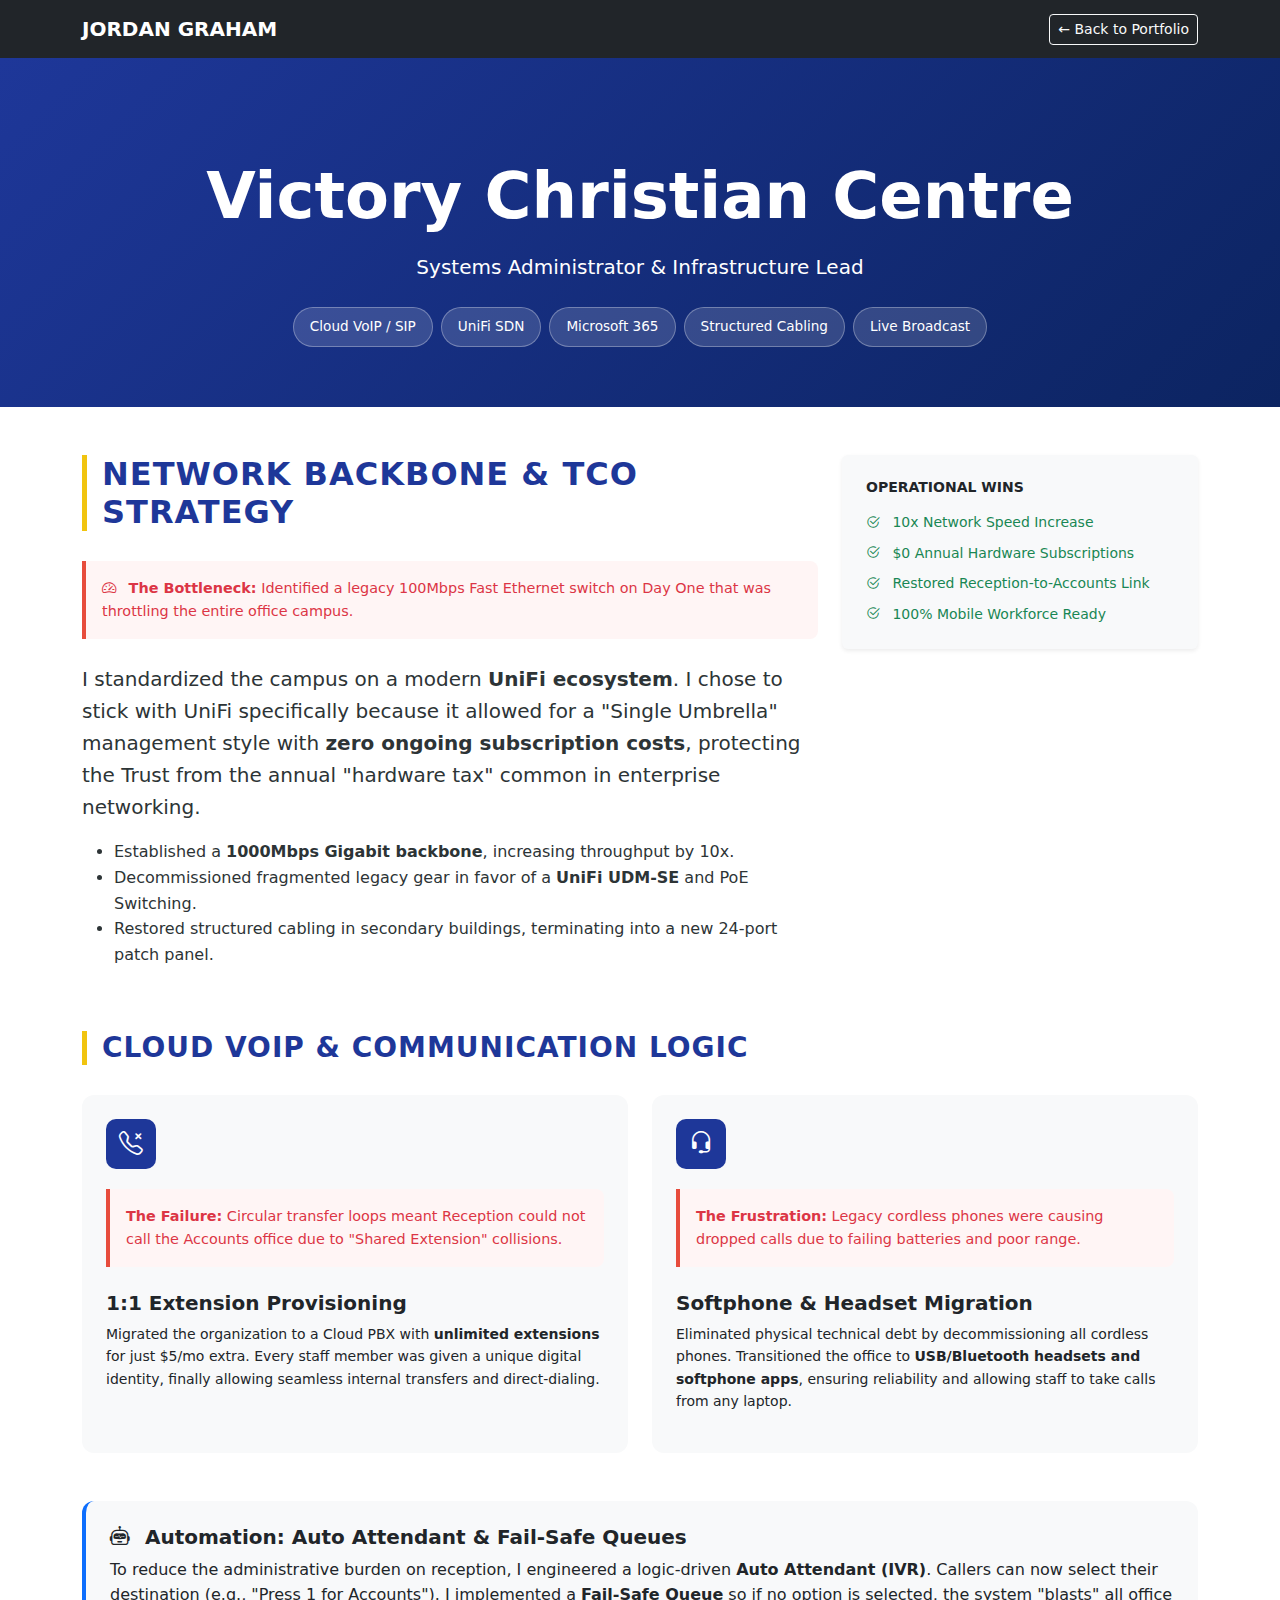
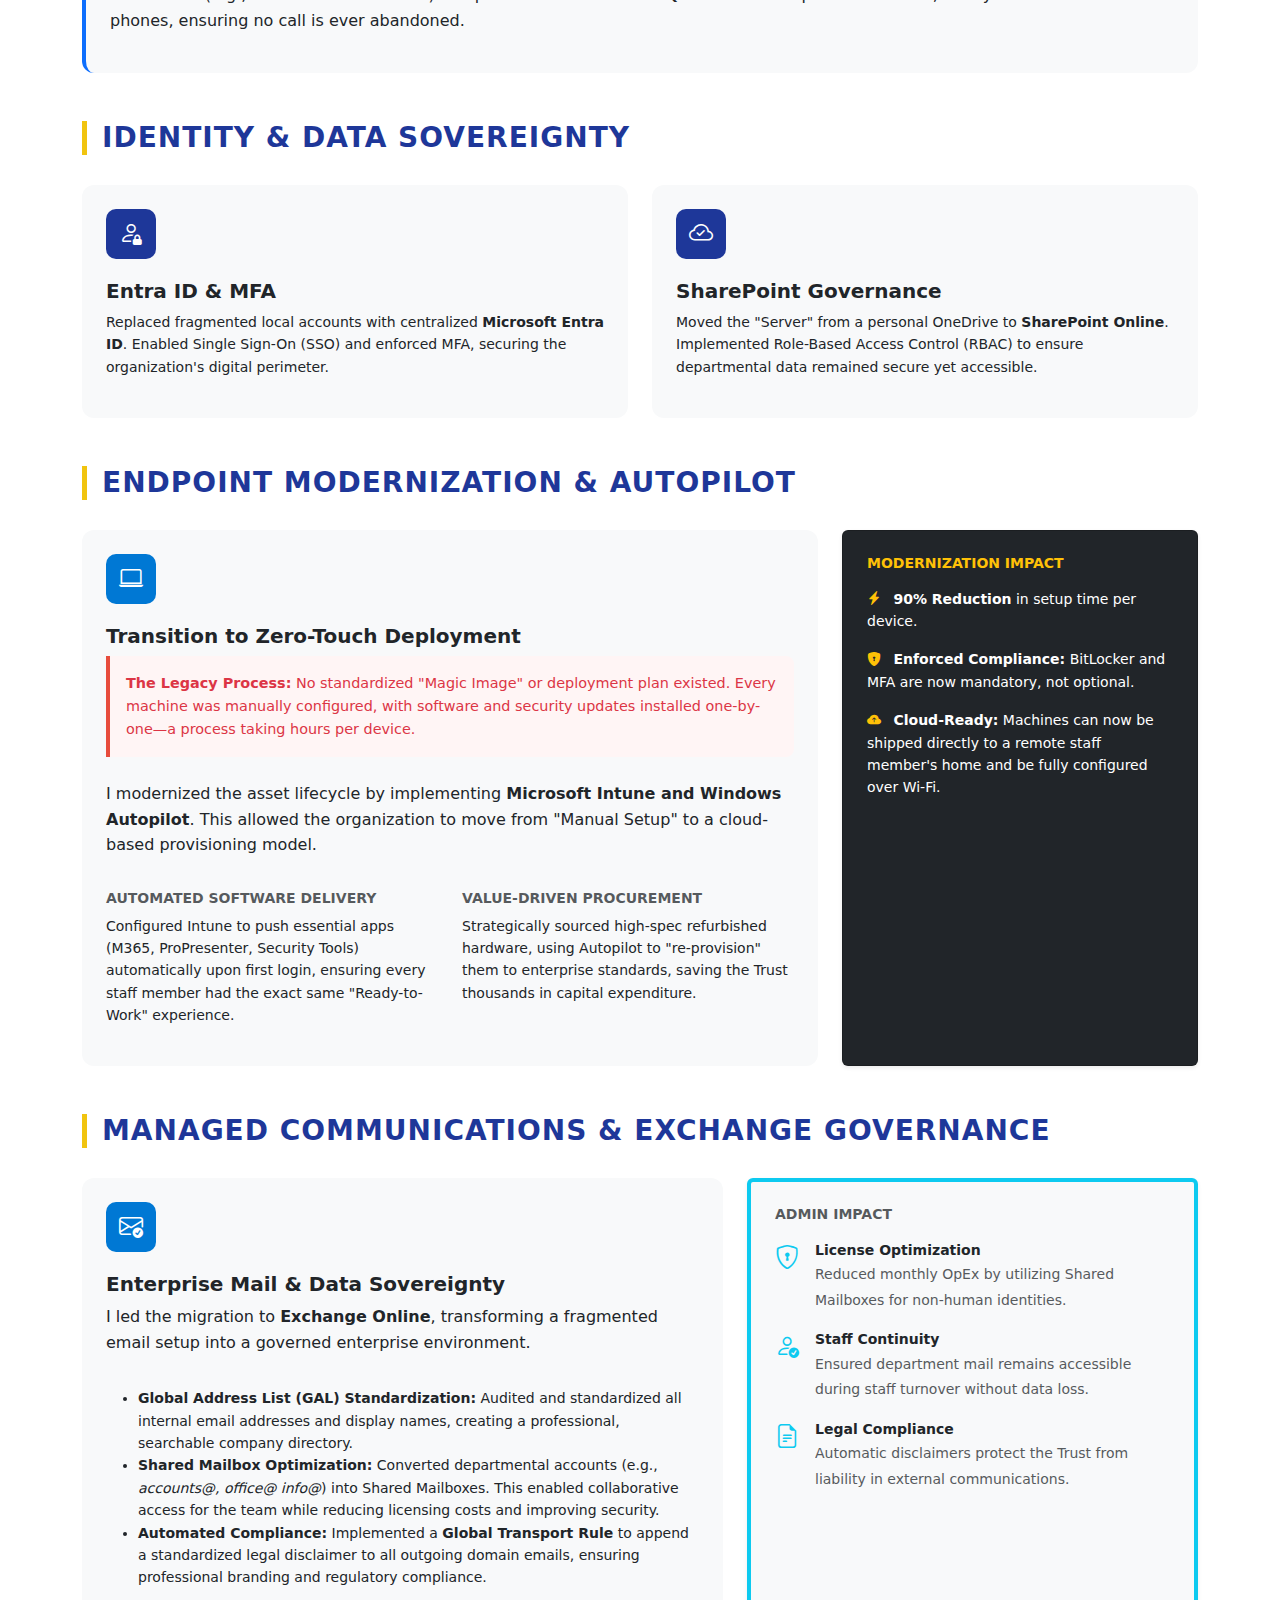
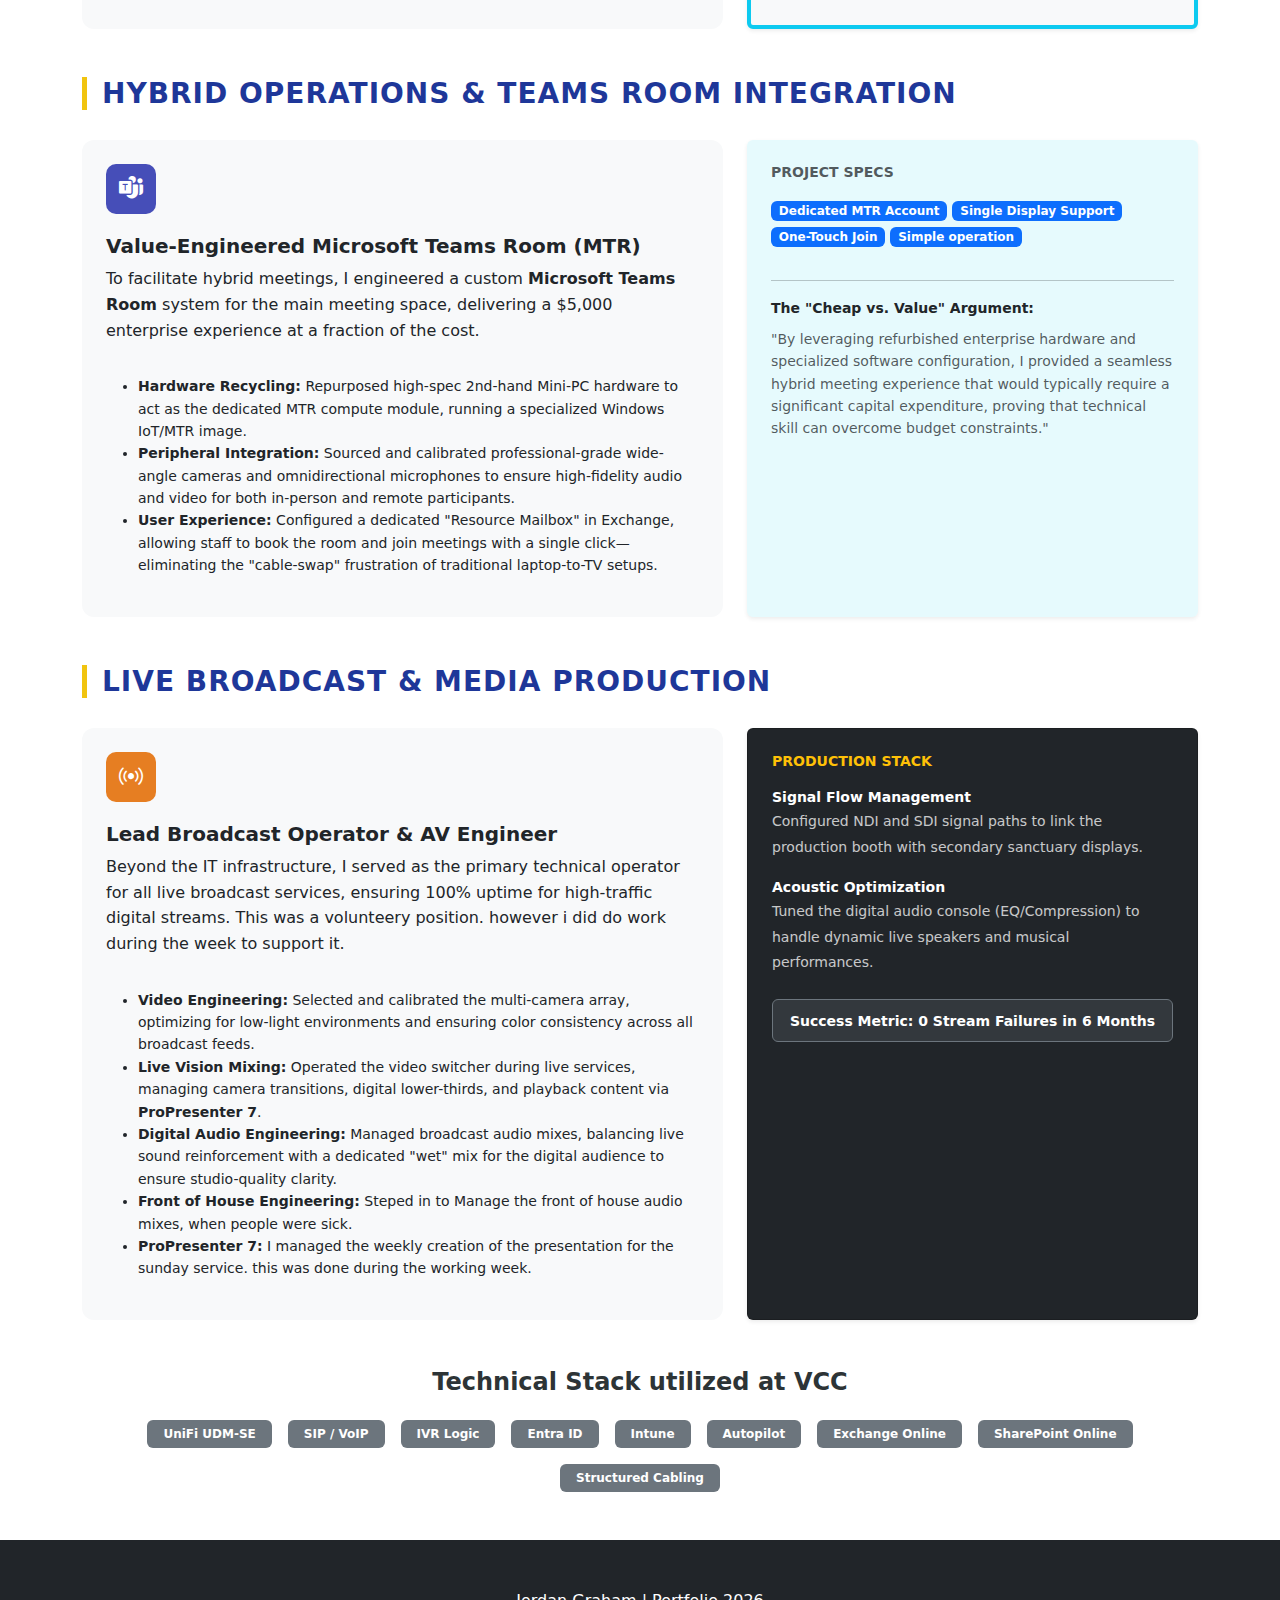
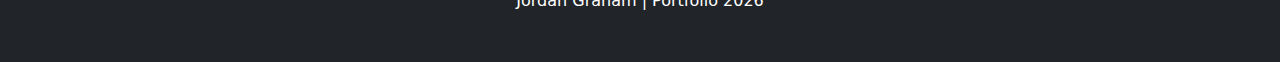
<file: vcc-it-support-3.html>
<!DOCTYPE html>
<html lang="en">
<head>
    <meta charset="UTF-8">
    <meta name="viewport" content="width=device-width, initial-scale=1.0">
    <title>Case Study: VCC Infrastructure Modernization | Jordan Graham</title>
    <link href="https://cdn.jsdelivr.net/npm/bootstrap@5.3.0/dist/css/bootstrap.min.css" rel="stylesheet">
    <link rel="stylesheet" href="https://cdn.jsdelivr.net/npm/bootstrap-icons@1.11.1/font/bootstrap-icons.css">
    <style>
        :root { --vcc-blue: #1e3799; --vcc-gold: #f1c40f; --accent-light: #f8f9fa; }
        body { font-family: 'Inter', system-ui, -apple-system, sans-serif; background-color: #ffffff; color: #2d3436; line-height: 1.6; }
        .hero { background: linear-gradient(135deg, var(--vcc-blue) 0%, #0c2461 100%); color: white; padding: 100px 0 60px 0; }
        .badge-tech { background: rgba(255,255,255,0.15); border: 1px solid rgba(255,255,255,0.3); color: white; padding: 0.5rem 1rem; border-radius: 50px; font-weight: 500; font-size: 0.85rem; }
        .section-title { font-weight: 800; text-transform: uppercase; letter-spacing: 1px; color: var(--vcc-blue); border-left: 5px solid var(--vcc-gold); padding-left: 15px; margin-bottom: 30px; }
        .logic-card { border: none; border-radius: 12px; background: var(--accent-light); transition: all 0.3s ease; height: 100%; }
        .logic-card:hover { transform: translateY(-5px); box-shadow: 0 10px 20px rgba(0,0,0,0.05); }
        .icon-box { width: 50px; height: 50px; background: var(--vcc-blue); color: white; border-radius: 10px; display: flex; align-items: center; justify-content: center; margin-bottom: 20px; font-size: 1.5rem; }
        .problem-alert { border-left: 4px solid #e74c3c; background: #fff5f5; padding: 1rem; margin-bottom: 1.5rem; border-radius: 0 8px 8px 0; font-size: 0.9rem; }
    </style>
</head>
<body>

<nav class="navbar navbar-expand-lg navbar-dark bg-dark sticky-top">
    <div class="container">
        <a class="navbar-brand fw-bold" href="index.html">JORDAN GRAHAM</a>
        <a href="index.html" class="btn btn-outline-light btn-sm">← Back to Portfolio</a>
    </div>
</nav>

<header class="hero">
    <div class="container text-center">
        <h1 class="display-3 fw-bold mb-3">Victory Christian Centre</h1>
        <p class="lead mb-4">Systems Administrator & Infrastructure Lead</p>
        <div class="d-flex justify-content-center gap-2 flex-wrap">
            <span class="badge-tech">Cloud VoIP / SIP</span>
            <span class="badge-tech">UniFi SDN</span>
            <span class="badge-tech">Microsoft 365</span>
            <span class="badge-tech">Structured Cabling</span>
            <span class="badge-tech">Live Broadcast</span>
        </div>
    </div>
</header>

<main class="container my-5">
    <div class="row mb-5">
        <div class="col-lg-8">
            <h2 class="section-title">Network Backbone & TCO Strategy</h2>
            <div class="problem-alert text-danger">
                <i class="bi bi-speedometer2 me-2"></i> <strong>The Bottleneck:</strong> Identified a legacy 100Mbps Fast Ethernet switch on Day One that was throttling the entire office campus.
            </div>
            <p class="fs-5">
                I standardized the campus on a modern <strong>UniFi ecosystem</strong>. I chose to stick with UniFi specifically because it allowed for a "Single Umbrella" management style with <strong>zero ongoing subscription costs</strong>, protecting the Trust from the annual "hardware tax" common in enterprise networking.
            </p>
            <ul class="mt-3">
                <li>Established a <strong>1000Mbps Gigabit backbone</strong>, increasing throughput by 10x.</li>
                <li>Decommissioned fragmented legacy gear in favor of a <strong>UniFi UDM-SE</strong> and PoE Switching.</li>
                <li>Restored structured cabling in secondary buildings, terminating into a new 24-port patch panel.</li>
            </ul>
        </div>
        <div class="col-lg-4">
            <div class="card p-4 bg-light border-0 shadow-sm">
                <h6 class="fw-bold text-uppercase small mb-3">Operational Wins</h6>
                <ul class="list-unstyled small mb-0">
                    <li class="mb-2 text-success"><i class="bi bi-check2-circle me-2"></i> 10x Network Speed Increase</li>
                    <li class="mb-2 text-success"><i class="bi bi-check2-circle me-2"></i> $0 Annual Hardware Subscriptions</li>
                    <li class="mb-2 text-success"><i class="bi bi-check2-circle me-2"></i> Restored Reception-to-Accounts Link</li>
                    <li class="text-success"><i class="bi bi-check2-circle me-2"></i> 100% Mobile Workforce Ready</li>
                </ul>
            </div>
        </div>
    </div>

    <h3 class="section-title">Cloud VoIP & Communication Logic</h3>
    <div class="row g-4 mb-5">
        <div class="col-md-6">
            <div class="card logic-card p-4">
                <div class="icon-box"><i class="bi bi-telephone-x"></i></div>
                <div class="problem-alert text-danger small">
                    <strong>The Failure:</strong> Circular transfer loops meant Reception could not call the Accounts office due to "Shared Extension" collisions.
                </div>
                <h5 class="fw-bold">1:1 Extension Provisioning</h5>
                <p class="small">Migrated the organization to a Cloud PBX with <strong>unlimited extensions</strong> for just $5/mo extra. Every staff member was given a unique digital identity, finally allowing seamless internal transfers and direct-dialing.</p>
            </div>
        </div>
        <div class="col-md-6">
            <div class="card logic-card p-4">
                <div class="icon-box"><i class="bi bi-headset"></i></div>
                <div class="problem-alert text-danger small">
                    <strong>The Frustration:</strong> Legacy cordless phones were causing dropped calls due to failing batteries and poor range.
                </div>
                <h5 class="fw-bold">Softphone & Headset Migration</h5>
                <p class="small">Eliminated physical technical debt by decommissioning all cordless phones. Transitioned the office to <strong>USB/Bluetooth headsets and softphone apps</strong>, ensuring reliability and allowing staff to take calls from any laptop.</p>
            </div>
        </div>
    </div>

    <div class="row g-4 mb-5">
        <div class="col-md-12">
            <div class="card logic-card p-4 border-start border-4 border-primary">
                <h5 class="fw-bold"><i class="bi bi-robot me-2"></i> Automation: Auto Attendant & Fail-Safe Queues</h5>
                <p>To reduce the administrative burden on reception, I engineered a logic-driven <strong>Auto Attendant (IVR)</strong>. Callers can now select their destination (e.g., "Press 1 for Accounts"). I implemented a <strong>Fail-Safe Queue</strong> so if no option is selected, the system "blasts" all office phones, ensuring no call is ever abandoned.</p>
            </div>
        </div>
    </div>

    <h3 class="section-title">Identity & Data Sovereignty</h3>
    <div class="row g-4 mb-5">
        <div class="col-md-6">
            <div class="card logic-card p-4">
                <div class="icon-box"><i class="bi bi-person-lock"></i></div>
                <h5 class="fw-bold">Entra ID & MFA</h5>
                <p class="small">Replaced fragmented local accounts with centralized <strong>Microsoft Entra ID</strong>. Enabled Single Sign-On (SSO) and enforced MFA, securing the organization's digital perimeter.</p>
            </div>
        </div>
        <div class="col-md-6">
            <div class="card logic-card p-4">
                <div class="icon-box"><i class="bi bi-cloud-check"></i></div>
                <h5 class="fw-bold">SharePoint Governance</h5>
                <p class="small">Moved the "Server" from a personal OneDrive to <strong>SharePoint Online</strong>. Implemented Role-Based Access Control (RBAC) to ensure departmental data remained secure yet accessible.</p>
            </div>
        </div>
    </div>
    <h3 class="section-title">Endpoint Modernization & Autopilot</h3>
    <div class="row g-4 mb-5">
        <div class="col-lg-8">
            <div class="card logic-card p-4">
                <div class="icon-box" style="background: #0078d4;"><i class="bi bi-laptop"></i></div>
                <h5 class="fw-bold">Transition to Zero-Touch Deployment</h5>
                
                <div class="problem-alert text-danger small">
                    <strong>The Legacy Process:</strong> No standardized "Magic Image" or deployment plan existed. Every machine was manually configured, with software and security updates installed one-by-one—a process taking hours per device.
                </div>

                <p>I modernized the asset lifecycle by implementing <strong>Microsoft Intune and Windows Autopilot</strong>. This allowed the organization to move from "Manual Setup" to a cloud-based provisioning model.</p>
                
                <div class="row mt-3">
                    <div class="col-md-6">
                        <h6 class="fw-bold small text-uppercase text-muted">Automated Software Delivery</h6>
                        <p class="small">Configured Intune to push essential apps (M365, ProPresenter, Security Tools) automatically upon first login, ensuring every staff member had the exact same "Ready-to-Work" experience.</p>
                    </div>
                    <div class="col-md-6">
                        <h6 class="fw-bold small text-uppercase text-muted">Value-Driven Procurement</h6>
                        <p class="small">Strategically sourced high-spec refurbished hardware, using Autopilot to "re-provision" them to enterprise standards, saving the Trust thousands in capital expenditure.</p>
                    </div>
                </div>
            </div>
        </div>
        <div class="col-lg-4">
            <div class="card p-4 bg-dark text-white h-100 shadow-sm">
                <h6 class="fw-bold text-warning small text-uppercase mb-3">Modernization Impact</h6>
                <ul class="list-unstyled small">
                    <li class="mb-3">
                        <i class="bi bi-lightning-charge-fill text-warning me-2"></i>
                        <strong>90% Reduction</strong> in setup time per device.
                    </li>
                    <li class="mb-3">
                        <i class="bi bi-shield-lock-fill text-warning me-2"></i>
                        <strong>Enforced Compliance:</strong> BitLocker and MFA are now mandatory, not optional.
                    </li>
                    <li>
                        <i class="bi bi-cloud-arrow-up-fill text-warning me-2"></i>
                        <strong>Cloud-Ready:</strong> Machines can now be shipped directly to a remote staff member's home and be fully configured over Wi-Fi.
                    </li>
                </ul>
            </div>
        </div>
    </div>
    <h3 class="section-title">Managed Communications & Exchange Governance</h3>
    <div class="row g-4 mb-5">
        <div class="col-md-7">
            <div class="card logic-card p-4">
                <div class="icon-box" style="background: #0078d4;"><i class="bi bi-envelope-check"></i></div>
                <h5 class="fw-bold">Enterprise Mail & Data Sovereignty</h5>
                <p>I led the migration to <strong>Exchange Online</strong>, transforming a fragmented email setup into a governed enterprise environment.</p>
                <ul class="small mt-3">
                    <li><strong>Global Address List (GAL) Standardization:</strong> Audited and standardized all internal email addresses and display names, creating a professional, searchable company directory.</li>
                    <li><strong>Shared Mailbox Optimization:</strong> Converted departmental accounts (e.g., <em>accounts@, office@ info@</em>) into Shared Mailboxes. This enabled collaborative access for the team while reducing licensing costs and improving security.</li>
                    <li><strong>Automated Compliance:</strong> Implemented a <strong>Global Transport Rule</strong> to append a standardized legal disclaimer to all outgoing domain emails, ensuring professional branding and regulatory compliance.</li>
                </ul>
            </div>
        </div>
        <div class="col-md-5">
            <div class="card p-4 bg-light border-start border-4 border-info h-100 shadow-sm">
                <h6 class="fw-bold text-uppercase small text-muted mb-3">Admin Impact</h6>
                <div class="d-flex align-items-start mb-3">
                    <i class="bi bi-shield-lock text-info fs-4 me-3"></i>
                    <div>
                        <strong class="d-block small">License Optimization</strong>
                        <span class="small opacity-75">Reduced monthly OpEx by utilizing Shared Mailboxes for non-human identities.</span>
                    </div>
                </div>
                <div class="d-flex align-items-start mb-3">
                    <i class="bi bi-person-check text-info fs-4 me-3"></i>
                    <div>
                        <strong class="d-block small">Staff Continuity</strong>
                        <span class="small opacity-75">Ensured department mail remains accessible during staff turnover without data loss.</span>
                    </div>
                </div>
                <div class="d-flex align-items-start">
                    <i class="bi bi-file-earmark-text text-info fs-4 me-3"></i>
                    <div>
                        <strong class="d-block small">Legal Compliance</strong>
                        <span class="small opacity-75">Automatic disclaimers protect the Trust from liability in external communications.</span>
                    </div>
                </div>
            </div>
        </div>
    </div>
    <h3 class="section-title">Hybrid Operations & Teams Room Integration</h3>
    <div class="row g-4 mb-5">
        <div class="col-md-7">
            <div class="card logic-card p-4">
                <div class="icon-box" style="background: #464eb8;"><i class="bi bi-microsoft-teams"></i></div>
                <h5 class="fw-bold">Value-Engineered Microsoft Teams Room (MTR)</h5>
                <p>To facilitate hybrid meetings, I engineered a custom <strong>Microsoft Teams Room</strong> system for the main meeting space, delivering a $5,000 enterprise experience at a fraction of the cost.</p>
                <ul class="small mt-3">
                    <li><strong>Hardware Recycling:</strong> Repurposed high-spec 2nd-hand Mini-PC hardware to act as the dedicated MTR compute module, running a specialized Windows IoT/MTR image.</li>
                    <li><strong>Peripheral Integration:</strong> Sourced and calibrated professional-grade wide-angle cameras and omnidirectional microphones to ensure high-fidelity audio and video for both in-person and remote participants.</li>
                    <li><strong>User Experience:</strong> Configured a dedicated "Resource Mailbox" in Exchange, allowing staff to book the room and join meetings with a single click—eliminating the "cable-swap" frustration of traditional laptop-to-TV setups.</li>
                </ul>
            </div>
        </div>
        <div class="col-md-5">
            <div class="card p-4 bg-info bg-opacity-10 border-0 h-100 shadow-sm">
                <h6 class="fw-bold text-uppercase small text-muted mb-3">Project Specs</h6>
                <div class="mb-3">
                    <span class="badge bg-primary">Dedicated MTR Account</span>
                    <span class="badge bg-primary">Single Display Support</span>
                    <span class="badge bg-primary">One-Touch Join</span>
                    <span class="badge bg-primary">Simple operation</span>
                </div>
                <hr>
                <p class="small fw-bold mb-2">The "Cheap vs. Value" Argument:</p>
                <p class="small text-muted italic">"By leveraging refurbished enterprise hardware and specialized software configuration, I provided a seamless hybrid meeting experience that would typically require a significant capital expenditure, proving that technical skill can overcome budget constraints."</p>
            </div>
        </div>
    </div>

    <h3 class="section-title">Live Broadcast & Media Production</h3>
    <div class="row g-4 mb-5">
        <div class="col-lg-7">
            <div class="card logic-card p-4">
                <div class="icon-box" style="background: #e67e22;"><i class="bi bi-broadcast"></i></div>
                <h5 class="fw-bold">Lead Broadcast Operator & AV Engineer</h5>
                <p>Beyond the IT infrastructure, I served as the primary technical operator for all live broadcast services, ensuring 100% uptime for high-traffic digital streams. This was a volunteery position. however i did do work during the week to support it.</p>
                <ul class="small mt-3">
                    <li><strong>Video Engineering:</strong> Selected and calibrated the multi-camera array, optimizing for low-light environments and ensuring color consistency across all broadcast feeds.</li>
                    <li><strong>Live Vision Mixing:</strong> Operated the video switcher during live services, managing camera transitions, digital lower-thirds, and playback content via <strong>ProPresenter 7</strong>.</li>
                    <li><strong>Digital Audio Engineering:</strong> Managed broadcast audio mixes, balancing live sound reinforcement with a dedicated "wet" mix for the digital audience to ensure studio-quality clarity.</li>
                    <li><strong>Front of House Engineering:</strong> Steped in to Manage the front of house audio mixes, when people were sick.</li>
                    <li><strong>ProPresenter 7:</strong> I managed the weekly creation of the presentation for the sunday service. this was done during the working week.</li>
                </ul>
            </div>
        </div>
        <div class="col-lg-5">
            <div class="card p-4 bg-dark text-white h-100 shadow-sm">
                <h6 class="fw-bold text-warning small text-uppercase mb-3">Production Stack</h6>
                <div class="timeline-box">
                    <div class="timeline-item mb-3">
                        <strong class="d-block small">Signal Flow Management</strong>
                        <span class="small opacity-75">Configured NDI and SDI signal paths to link the production booth with secondary sanctuary displays.</span>
                    </div>
                    <div class="timeline-item">
                        <strong class="d-block small">Acoustic Optimization</strong>
                        <span class="small opacity-75">Tuned the digital audio console (EQ/Compression) to handle dynamic live speakers and musical performances.</span>
                    </div>
                </div>
                <div class="mt-4 p-2 bg-secondary bg-opacity-25 rounded border border-secondary text-center">
                    <span class="small fw-bold">Success Metric: 0 Stream Failures in 6 Months</span>
                </div>
            </div>
        </div>
    </div>

    <div class="row">
        <div class="col-12 text-center">
            <h4 class="fw-bold mb-4">Technical Stack utilized at VCC</h4>
            <div class="d-flex flex-wrap justify-content-center gap-3">
                <span class="badge bg-secondary p-2 px-3">UniFi UDM-SE</span>
                <span class="badge bg-secondary p-2 px-3">SIP / VoIP</span>
                <span class="badge bg-secondary p-2 px-3">IVR Logic</span>
                <span class="badge bg-secondary p-2 px-3">Entra ID</span>
                <span class="badge bg-secondary p-2 px-3">Intune</span>
                <span class="badge bg-secondary p-2 px-3">Autopilot</span>
                <span class="badge bg-secondary p-2 px-3">Exchange Online</span>
                <span class="badge bg-secondary p-2 px-3">SharePoint Online</span>
                <span class="badge bg-secondary p-2 px-3">Structured Cabling</span>
            </div>
        </div>
    </div>
</main>

<footer class="py-5 bg-dark text-white text-center mt-5">
    <div class="container">
        <p class="mb-0">Jordan Graham | Portfolio 2026</p>
    </div>
</footer>

<script src="https://cdn.jsdelivr.net/npm/bootstrap@5.3.0/dist/js/bootstrap.bundle.min.js"></script>
</body>
</html>
</file>
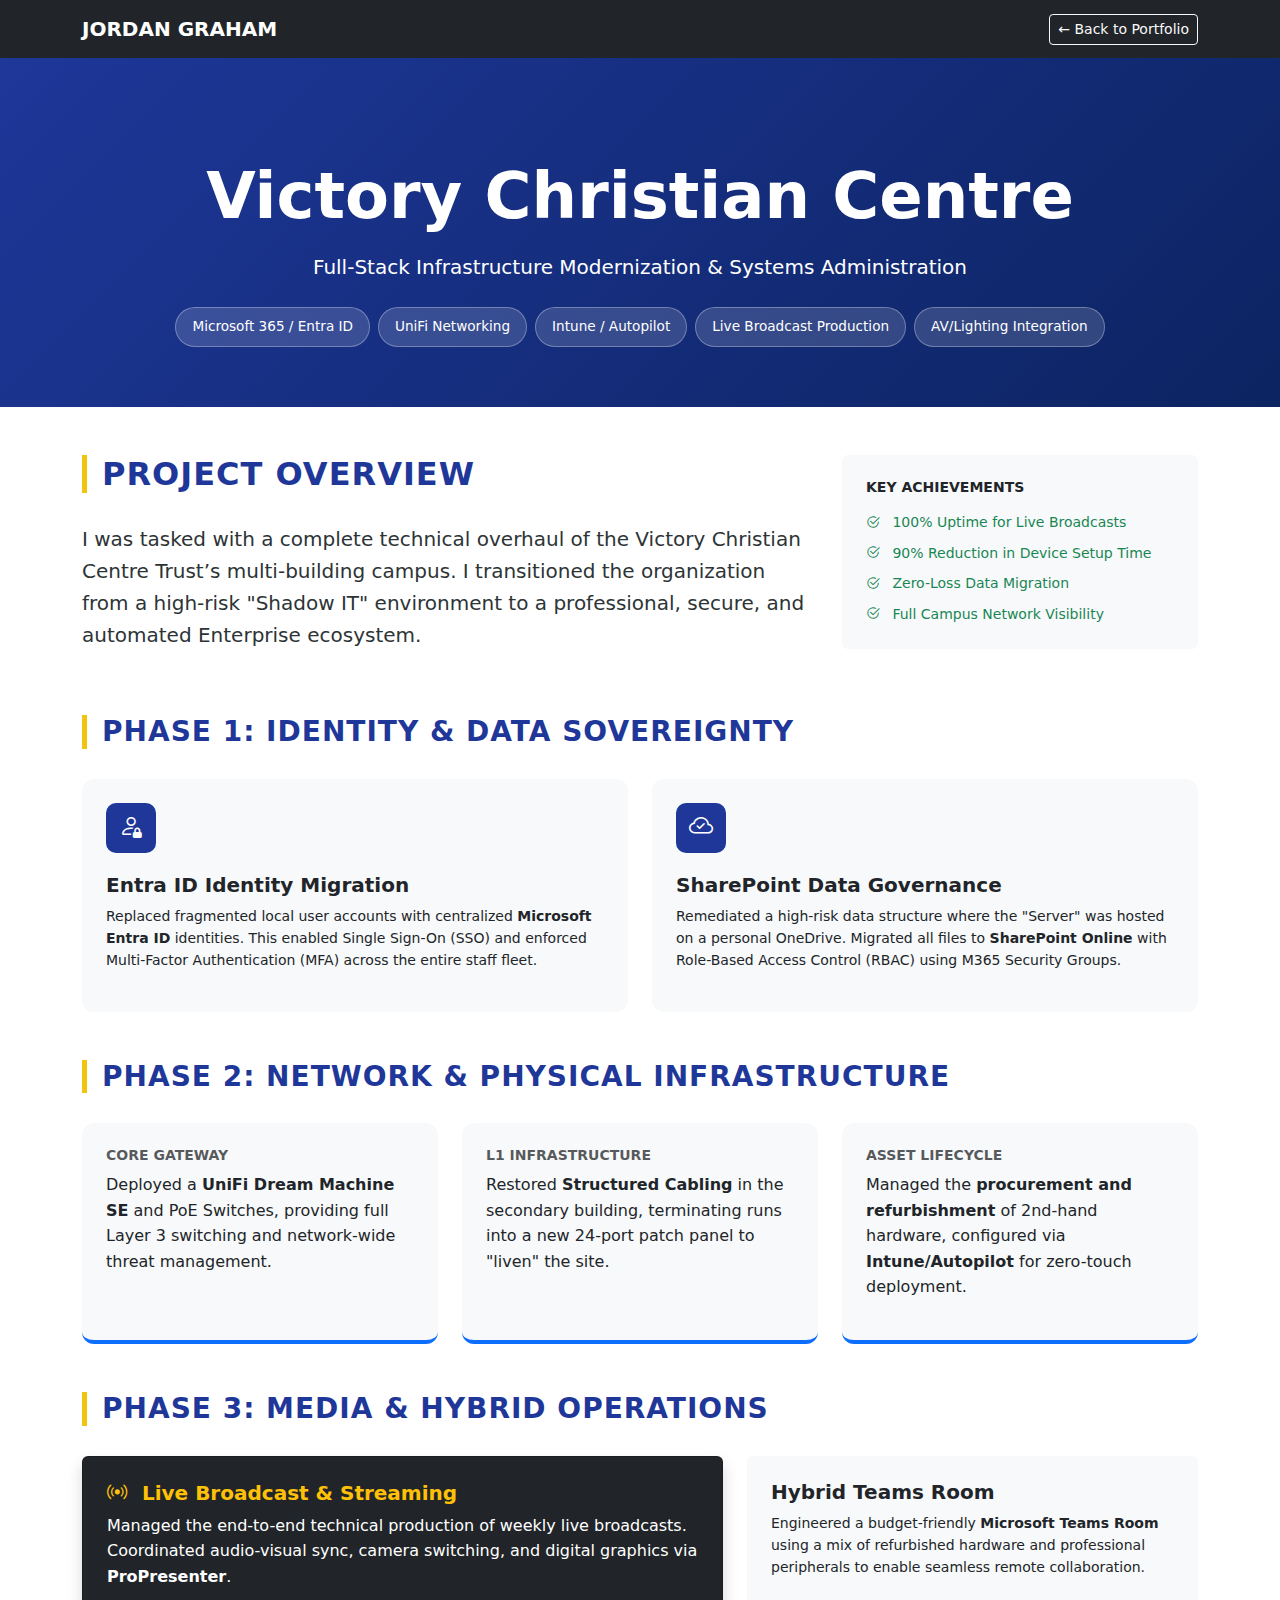
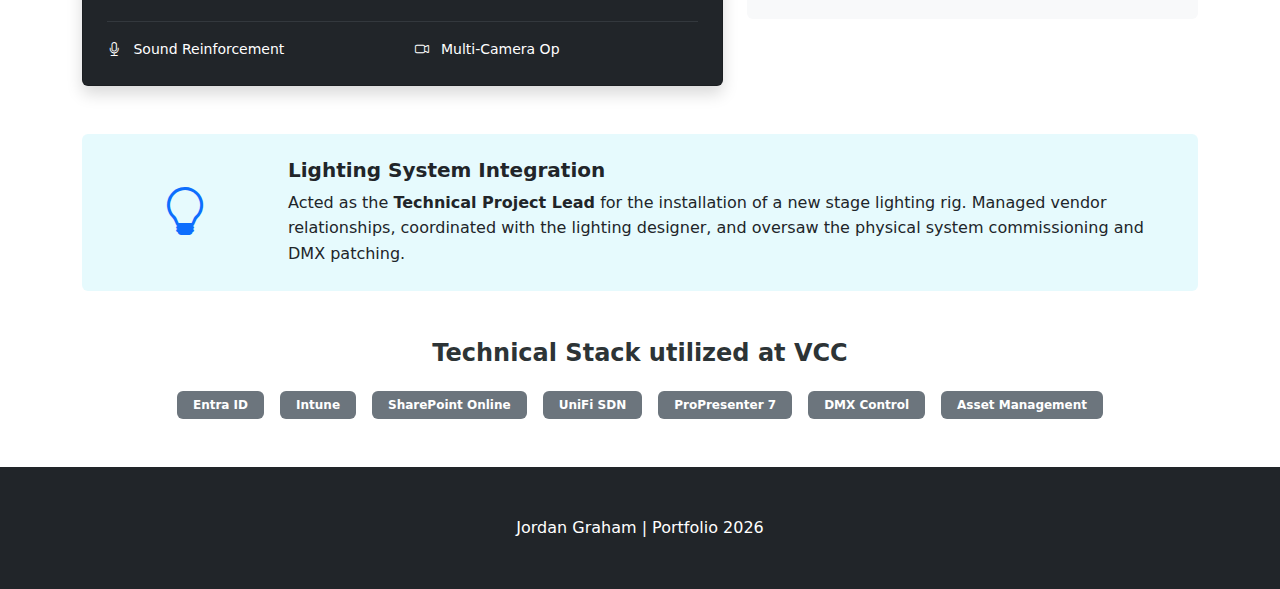
<file: vcc-it-support.html>
<!DOCTYPE html>
<html lang="en">
<head>
    <meta charset="UTF-8">
    <meta name="viewport" content="width=device-width, initial-scale=1.0">
    <title>Case Study: VCC Infrastructure Modernization | Jordan Graham</title>
    <link href="https://cdn.jsdelivr.net/npm/bootstrap@5.3.0/dist/css/bootstrap.min.css" rel="stylesheet">
    <link rel="stylesheet" href="https://cdn.jsdelivr.net/npm/bootstrap-icons@1.11.1/font/bootstrap-icons.css">
    <style>
        :root { --vcc-blue: #1e3799; --vcc-gold: #f1c40f; --accent-light: #f8f9fa; }
        body { font-family: 'Inter', system-ui, -apple-system, sans-serif; background-color: #ffffff; color: #2d3436; line-height: 1.6; }
        .hero { background: linear-gradient(135deg, var(--vcc-blue) 0%, #0c2461 100%); color: white; padding: 100px 0 60px 0; }
        .badge-tech { background: rgba(255,255,255,0.15); border: 1px solid rgba(255,255,255,0.3); color: white; padding: 0.5rem 1rem; border-radius: 50px; font-weight: 500; font-size: 0.85rem; }
        .section-title { font-weight: 800; text-transform: uppercase; letter-spacing: 1px; color: var(--vcc-blue); border-left: 5px solid var(--vcc-gold); padding-left: 15px; margin-bottom: 30px; }
        .logic-card { border: none; border-radius: 12px; background: var(--accent-light); transition: all 0.3s ease; height: 100%; }
        .logic-card:hover { transform: translateY(-5px); box-shadow: 0 10px 20px rgba(0,0,0,0.05); }
        .icon-box { width: 50px; height: 50px; background: var(--vcc-blue); color: white; border-radius: 10px; display: flex; align-items: center; justify-content: center; margin-bottom: 20px; font-size: 1.5rem; }
        .timeline-box { border-left: 2px solid #dee2e6; padding-left: 20px; position: relative; }
        .timeline-item { margin-bottom: 30px; position: relative; }
        .timeline-item::before { content: ''; position: absolute; left: -26px; top: 5px; width: 10px; height: 10px; border-radius: 50%; background: var(--vcc-gold); border: 2px solid white; }
    </style>
</head>
<body>

<nav class="navbar navbar-expand-lg navbar-dark bg-dark sticky-top">
    <div class="container">
        <a class="navbar-brand fw-bold" href="index.html">JORDAN GRAHAM</a>
        <a href="index.html" class="btn btn-outline-light btn-sm">← Back to Portfolio</a>
    </div>
</nav>

<header class="hero">
    <div class="container text-center">
        <h1 class="display-3 fw-bold mb-3">Victory Christian Centre</h1>
        <p class="lead mb-4">Full-Stack Infrastructure Modernization & Systems Administration</p>
        <div class="d-flex justify-content-center gap-2 flex-wrap">
            <span class="badge-tech">Microsoft 365 / Entra ID</span>
            <span class="badge-tech">UniFi Networking</span>
            <span class="badge-tech">Intune / Autopilot</span>
            <span class="badge-tech">Live Broadcast Production</span>
            <span class="badge-tech">AV/Lighting Integration</span>
        </div>
    </div>
</header>

<main class="container my-5">
    <div class="row mb-5">
        <div class="col-lg-8">
            <h2 class="section-title">Project Overview</h2>
            <p class="fs-5">
                I was tasked with a complete technical overhaul of the Victory Christian Centre Trust’s multi-building campus. I transitioned the organization from a high-risk "Shadow IT" environment to a professional, secure, and automated Enterprise ecosystem.
            </p>
        </div>
        <div class="col-lg-4">
            <div class="card p-4 bg-light border-0">
                <h6 class="fw-bold text-uppercase small mb-3">Key Achievements</h6>
                <ul class="list-unstyled small mb-0">
                    <li class="mb-2 text-success"><i class="bi bi-check2-circle me-2"></i> 100% Uptime for Live Broadcasts</li>
                    <li class="mb-2 text-success"><i class="bi bi-check2-circle me-2"></i> 90% Reduction in Device Setup Time</li>
                    <li class="mb-2 text-success"><i class="bi bi-check2-circle me-2"></i> Zero-Loss Data Migration</li>
                    <li class="text-success"><i class="bi bi-check2-circle me-2"></i> Full Campus Network Visibility</li>
                </ul>
            </div>
        </div>
    </div>

    <h3 class="section-title">Phase 1: Identity & Data Sovereignty</h3>
    <div class="row g-4 mb-5">
        <div class="col-md-6">
            <div class="card logic-card p-4">
                <div class="icon-box"><i class="bi bi-person-lock"></i></div>
                <h5 class="fw-bold">Entra ID Identity Migration</h5>
                <p class="small">Replaced fragmented local user accounts with centralized <strong>Microsoft Entra ID</strong> identities. This enabled Single Sign-On (SSO) and enforced Multi-Factor Authentication (MFA) across the entire staff fleet.</p>
            </div>
        </div>
        <div class="col-md-6">
            <div class="card logic-card p-4">
                <div class="icon-box"><i class="bi bi-cloud-check"></i></div>
                <h5 class="fw-bold">SharePoint Data Governance</h5>
                <p class="small">Remediated a high-risk data structure where the "Server" was hosted on a personal OneDrive. Migrated all files to <strong>SharePoint Online</strong> with Role-Based Access Control (RBAC) using M365 Security Groups.</p>
            </div>
        </div>
    </div>

    

    <h3 class="section-title">Phase 2: Network & Physical Infrastructure</h3>
    <div class="row g-4 mb-5">
        <div class="col-md-4">
            <div class="card logic-card p-4 border-bottom border-4 border-primary">
                <h6 class="fw-bold text-uppercase small text-muted">Core Gateway</h6>
                <p>Deployed a <strong>UniFi Dream Machine SE</strong> and PoE Switches, providing full Layer 3 switching and network-wide threat management.</p>
            </div>
        </div>
        <div class="col-md-4">
            <div class="card logic-card p-4 border-bottom border-4 border-primary">
                <h6 class="fw-bold text-uppercase small text-muted">L1 Infrastructure</h6>
                <p>Restored <strong>Structured Cabling</strong> in the secondary building, terminating runs into a new 24-port patch panel to "liven" the site.</p>
            </div>
        </div>
        <div class="col-md-4">
            <div class="card logic-card p-4 border-bottom border-4 border-primary">
                <h6 class="fw-bold text-uppercase small text-muted">Asset Lifecycle</h6>
                <p>Managed the <strong>procurement and refurbishment</strong> of 2nd-hand hardware, configured via <strong>Intune/Autopilot</strong> for zero-touch deployment.</p>
            </div>
        </div>
    </div>

    

    <h3 class="section-title">Phase 3: Media & Hybrid Operations</h3>
    <div class="row g-4 mb-5">
        <div class="col-lg-7">
            <div class="card p-4 bg-dark text-white shadow">
                <h5 class="fw-bold text-warning"><i class="bi bi-broadcast me-2"></i> Live Broadcast & Streaming</h5>
                <p>Managed the end-to-end technical production of weekly live broadcasts. Coordinated audio-visual sync, camera switching, and digital graphics via <strong>ProPresenter</strong>.</p>
                <hr class="border-secondary">
                <div class="row small">
                    <div class="col-6"><i class="bi bi-mic me-2"></i> Sound Reinforcement</div>
                    <div class="col-6"><i class="bi bi-camera-video me-2"></i> Multi-Camera Op</div>
                </div>
            </div>
        </div>
        <div class="col-lg-5">
            <div class="card p-4 border-0 bg-light">
                <h5 class="fw-bold">Hybrid Teams Room</h5>
                <p class="small">Engineered a budget-friendly <strong>Microsoft Teams Room</strong> using a mix of refurbished hardware and professional peripherals to enable seamless remote collaboration.</p>
            </div>
        </div>
    </div>

    <div class="card p-4 border-0 bg-info bg-opacity-10 mb-5">
        <div class="row align-items-center">
            <div class="col-md-2 text-center text-primary" style="font-size: 3rem;">
                <i class="bi bi-lightbulb"></i>
            </div>
            <div class="col-md-10">
                <h5 class="fw-bold">Lighting System Integration</h5>
                <p class="mb-0">Acted as the <strong>Technical Project Lead</strong> for the installation of a new stage lighting rig. Managed vendor relationships, coordinated with the lighting designer, and oversaw the physical system commissioning and DMX patching.</p>
            </div>
        </div>
    </div>

    <div class="row">
        <div class="col-12 text-center">
            <h4 class="fw-bold mb-4">Technical Stack utilized at VCC</h4>
            <div class="d-flex flex-wrap justify-content-center gap-3">
                <span class="badge bg-secondary p-2 px-3">Entra ID</span>
                <span class="badge bg-secondary p-2 px-3">Intune</span>
                <span class="badge bg-secondary p-2 px-3">SharePoint Online</span>
                <span class="badge bg-secondary p-2 px-3">UniFi SDN</span>
                <span class="badge bg-secondary p-2 px-3">ProPresenter 7</span>
                <span class="badge bg-secondary p-2 px-3">DMX Control</span>
                <span class="badge bg-secondary p-2 px-3">Asset Management</span>
            </div>
        </div>
    </div>
</main>

<footer class="py-5 bg-dark text-white text-center mt-5">
    <div class="container">
        <p class="mb-0">Jordan Graham | Portfolio 2026</p>
    </div>
</footer>

<script src="https://cdn.jsdelivr.net/npm/bootstrap@5.3.0/dist/js/bootstrap.bundle.min.js"></script>
</body>
</html>
</file>
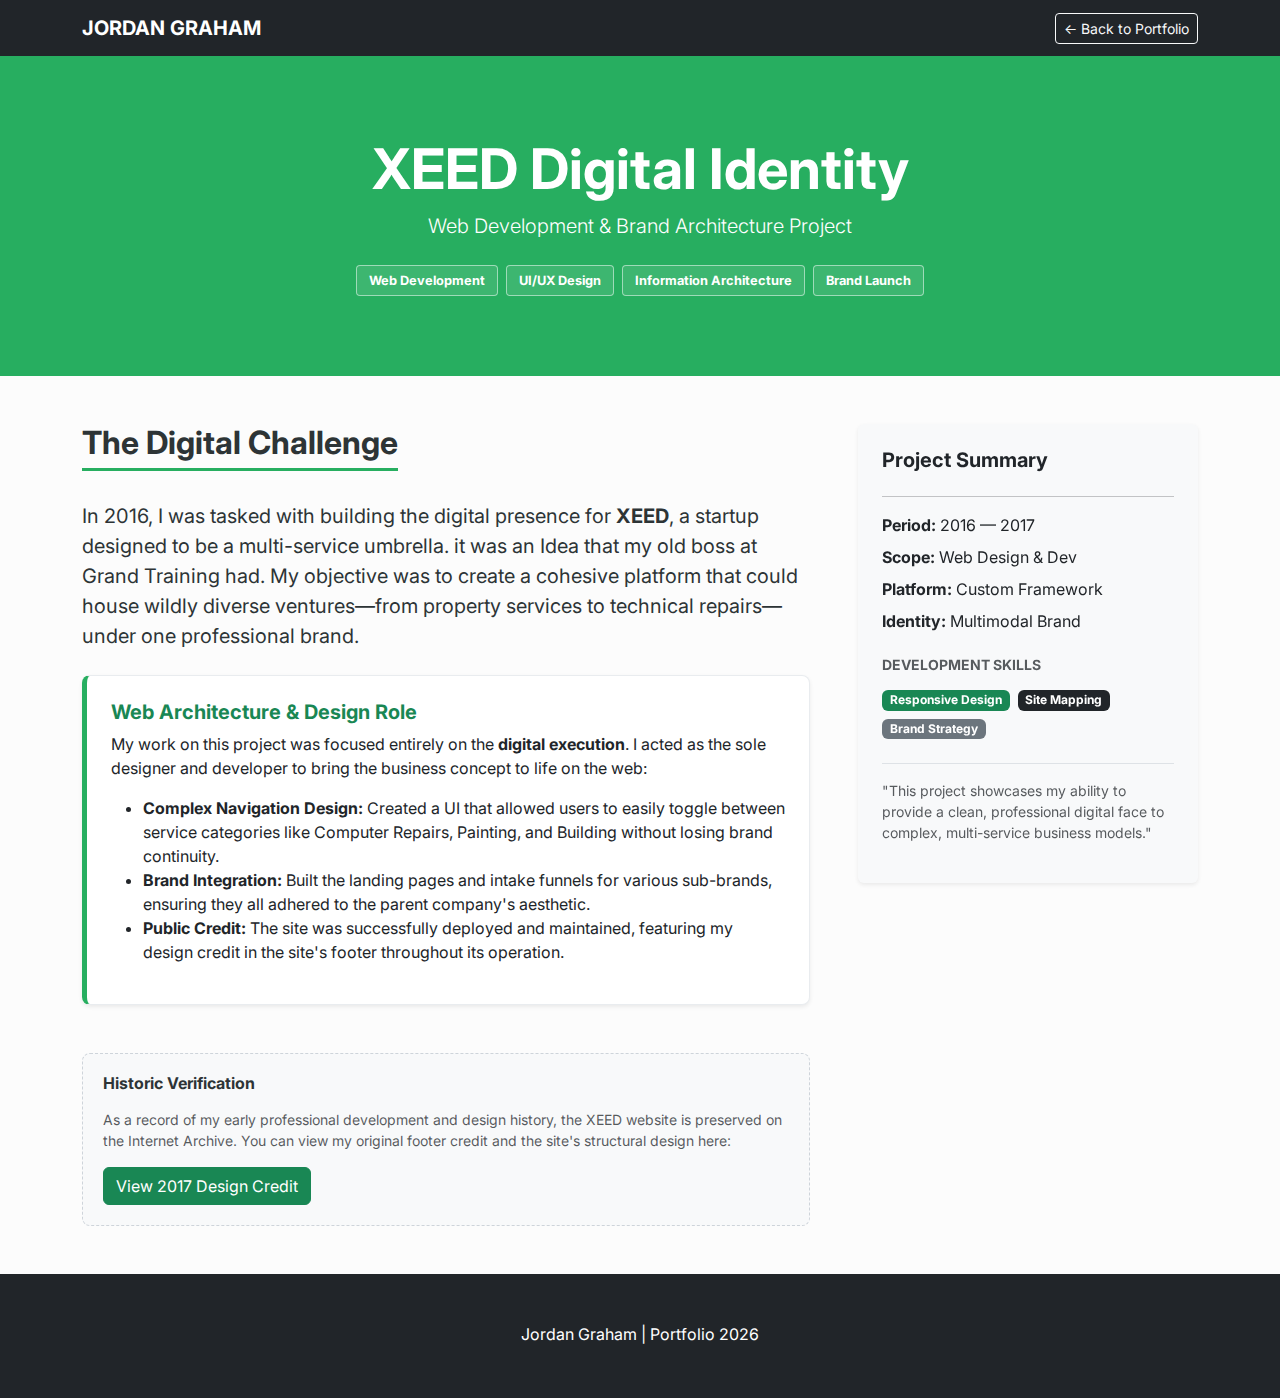
<file: xeed-startup.html>
<!DOCTYPE html>
<html lang="en">
<head>
    <meta charset="UTF-8">
    <meta name="viewport" content="width=device-width, initial-scale=1.0">
    <title>Case Study: XEED Brand Launch | Jordan Graham</title>
    <link href="https://cdn.jsdelivr.net/npm/bootstrap@5.3.0/dist/css/bootstrap.min.css" rel="stylesheet">
    <link href="https://fonts.googleapis.com/css2?family=Inter:wght@400;700&family=JetBrains+Mono&display=swap" rel="stylesheet">
    <style>
        body { font-family: 'Inter', sans-serif; background-color: #fcfcfc; color: #2d3436; }
        .hero-banner { background: #27ae60; color: white; padding: 80px 0; }
        .tech-pill { border: 1px solid rgba(255,255,255,0.5); background: rgba(255,255,255,0.1); color: white; padding: 5px 12px; border-radius: 4px; font-size: 0.8rem; font-weight: bold; }
        .section-header { border-bottom: 3px solid #27ae60; display: inline-block; padding-bottom: 5px; margin-bottom: 30px; font-weight: 700; }
        .logic-card { background: #fff; border-radius: 8px; border: 1px solid #e9ecef; border-left: 5px solid #27ae60; transition: transform 0.2s; }
        .archive-box { background: #f8f9fa; border: 1px dashed #ced4da; padding: 20px; border-radius: 8px; }
    </style>
</head>
<body>

    <nav class="navbar navbar-expand-lg navbar-dark bg-dark sticky-top">
        <div class="container">
            <a class="navbar-brand fw-bold" href="index.html">JORDAN GRAHAM</a>
            <a href="index.html" class="btn btn-outline-light btn-sm">← Back to Portfolio</a>
        </div>
    </nav>

    <header class="hero-banner text-center">
        <div class="container">
            <h1 class="display-4 fw-bold">XEED Digital Identity</h1>
            <p class="lead mb-4">Web Development & Brand Architecture Project</p>
            <div class="d-flex justify-content-center gap-2 flex-wrap">
                <span class="tech-pill">Web Development</span>
                <span class="tech-pill">UI/UX Design</span>
                <span class="tech-pill">Information Architecture</span>
                <span class="tech-pill">Brand Launch</span>
            </div>
        </div>
    </header>

    <main class="container my-5">
        <div class="row g-5">
            <div class="col-lg-8">
                
                <h2 class="section-header">The Digital Challenge</h2>
                <p class="fs-5">
                    In 2016, I was tasked with building the digital presence for <strong>XEED</strong>, a startup designed to be a multi-service umbrella. it was an Idea that my old boss at Grand Training had. My objective was to create a cohesive platform that could house wildly diverse ventures—from property services to technical repairs—under one professional brand.
                </p>

                <div class="card logic-card p-4 my-4 shadow-sm">
                    <h5 class="fw-bold text-success">Web Architecture & Design Role</h5>
                    <p>My work on this project was focused entirely on the <strong>digital execution</strong>. I acted as the sole designer and developer to bring the business concept to life on the web:</p>
                    <ul>
                        <li><strong>Complex Navigation Design:</strong> Created a UI that allowed users to easily toggle between service categories like Computer Repairs, Painting, and Building without losing brand continuity.</li>
                        <li><strong>Brand Integration:</strong> Built the landing pages and intake funnels for various sub-brands, ensuring they all adhered to the parent company's aesthetic.</li>
                        <li><strong>Public Credit:</strong> The site was successfully deployed and maintained, featuring my design credit in the site's footer throughout its operation.</li>
                    </ul>
                </div>

                <div class="archive-box mt-5">
                    <h6 class="fw-bold mb-3">Historic Verification</h6>
                    <p class="small text-muted mb-3">
                        As a record of my early professional development and design history, the XEED website is preserved on the Internet Archive. You can view my original footer credit and the site's structural design here:
                    </p>
                    <a href="https://web.archive.org/web/20170406155942/https://www.xeed.co.nz/" target="_blank" class="btn btn-success">
                        View 2017 Design Credit
                    </a>
                </div>
            </div>

            <div class="col-lg-4">
                <div class="card shadow-sm border-0 p-4 bg-light sticky-top" style="top: 100px;">
                    <h5 class="fw-bold text-dark">Project Summary</h5>
                    <hr>
                    <p class="mb-2"><strong>Period:</strong> 2016 — 2017</p>
                    <p class="mb-2"><strong>Scope:</strong> Web Design & Dev</p>
                    <p class="mb-2"><strong>Platform:</strong> Custom Framework</p>
                    <p class="mb-4"><strong>Identity:</strong> Multimodal Brand</p>
                    
                    <h6 class="fw-bold small text-uppercase text-muted">Development Skills</h6>
                    <div class="d-flex flex-wrap gap-2 mt-2 mb-4">
                        <span class="badge bg-success">Responsive Design</span>
                        <span class="badge bg-dark">Site Mapping</span>
                        <span class="badge bg-secondary">Brand Strategy</span>
                    </div>

                    <p class="small italic text-muted border-top pt-3">
                        "This project showcases my ability to provide a clean, professional digital face to complex, multi-service business models."
                    </p>
                </div>
            </div>
        </div>
    </main>

    <footer class="py-5 bg-dark text-white text-center">
        <div class="container">
            <p class="mb-1">Jordan Graham | Portfolio 2026</p>
        </div>
    </footer>

</body>
</html>
</file>
